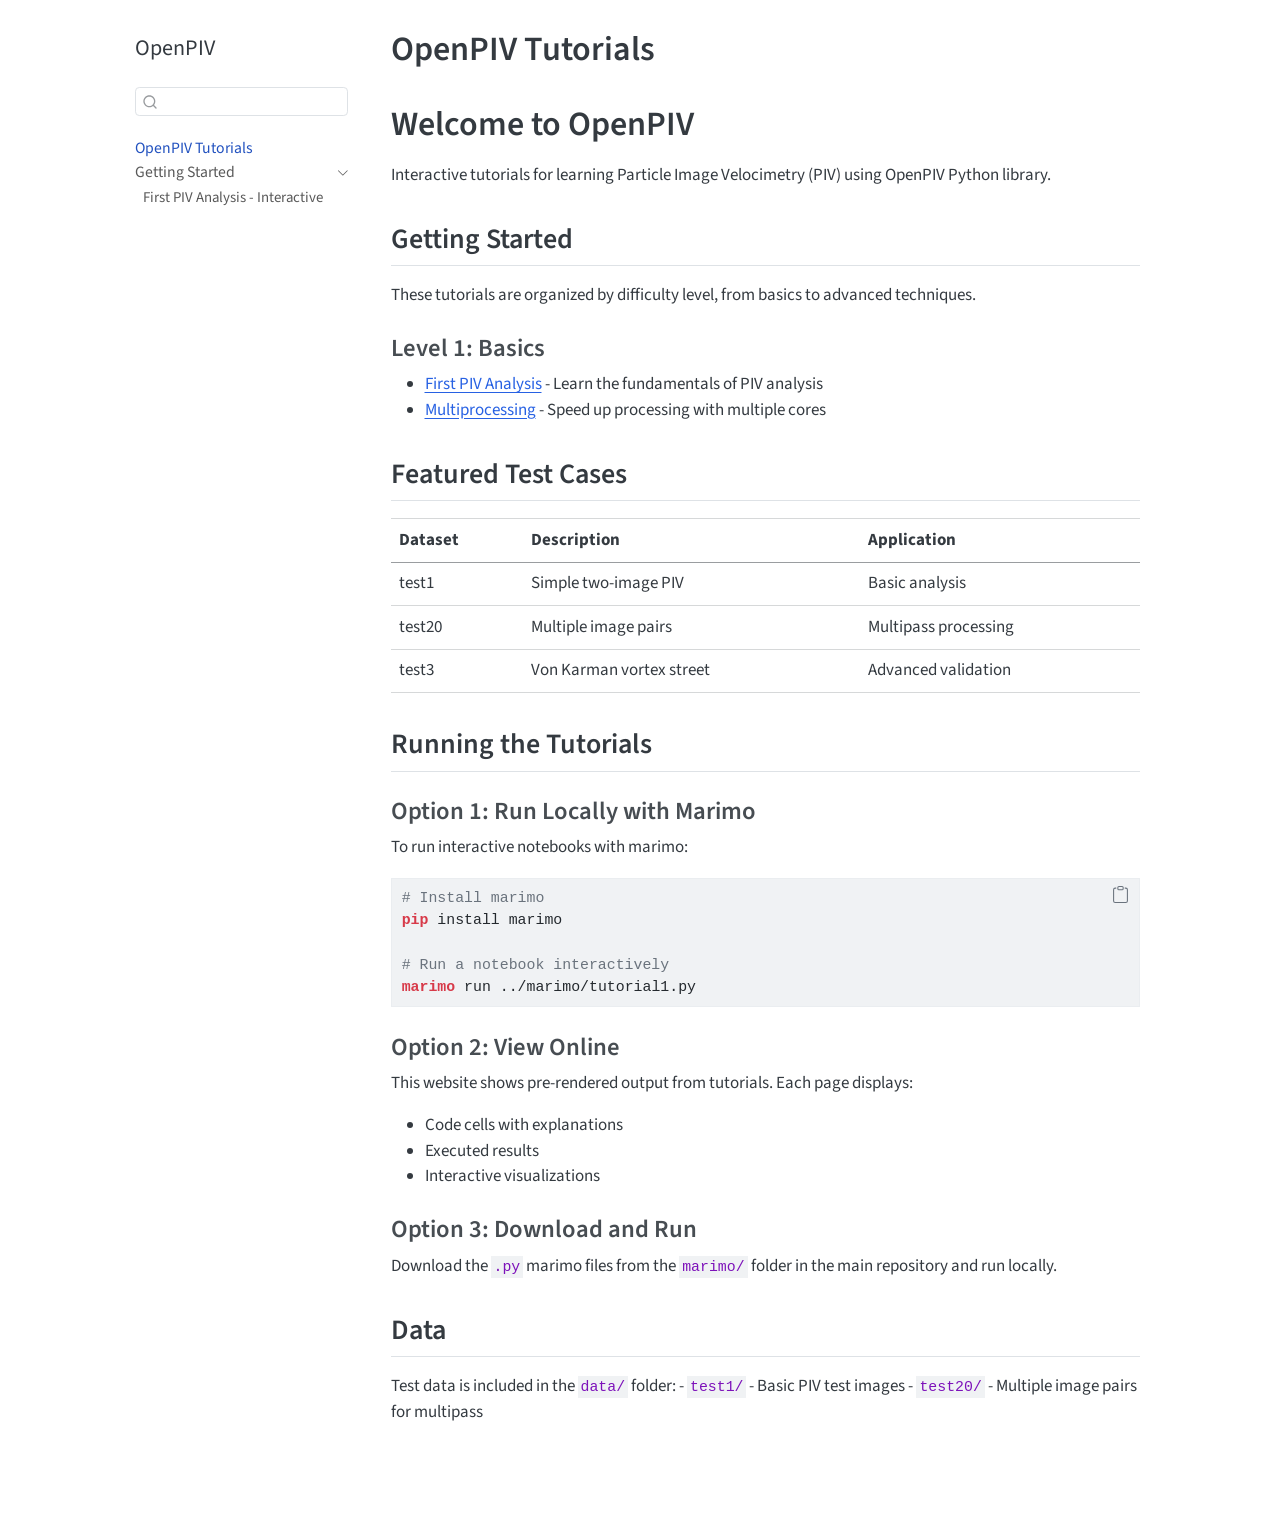
<file: index.html>
<!DOCTYPE html>
<html xmlns="http://www.w3.org/1999/xhtml" lang="en" xml:lang="en"><head>

<meta charset="utf-8">
<meta name="generator" content="quarto-1.9.37">

<meta name="viewport" content="width=device-width, initial-scale=1.0, user-scalable=yes">


<title>OpenPIV Tutorials</title>
<style>
/* Default styles provided by pandoc.
** See https://pandoc.org/MANUAL.html#variables-for-html for config info.
*/
code{white-space: pre-wrap;}
span.smallcaps{font-variant: small-caps;}
div.columns{display: flex; gap: min(4vw, 1.5em);}
div.column{flex: auto; overflow-x: auto;}
div.hanging-indent{margin-left: 1.5em; text-indent: -1.5em;}
ul.task-list{list-style: none;}
ul.task-list li input[type="checkbox"] {
  width: 0.8em;
  margin: 0 0.8em 0.2em -1em; /* quarto-specific, see https://github.com/quarto-dev/quarto-cli/issues/4556 */ 
  vertical-align: middle;
}
/* CSS for syntax highlighting */
html { -webkit-text-size-adjust: 100%; }
pre > code.sourceCode { white-space: pre; position: relative; }
pre > code.sourceCode > span { display: inline-block; line-height: 1.25; }
pre > code.sourceCode > span:empty { height: 1.2em; }
.sourceCode { overflow: visible; }
code.sourceCode > span { color: inherit; text-decoration: inherit; }
div.sourceCode { margin: 1em 0; }
pre.sourceCode { margin: 0; }
@media screen {
div.sourceCode { overflow: auto; }
}
@media print {
pre > code.sourceCode { white-space: pre-wrap; }
pre > code.sourceCode > span { text-indent: -5em; padding-left: 5em; }
}
pre.numberSource code
  { counter-reset: source-line 0; }
pre.numberSource code > span
  { position: relative; left: -4em; counter-increment: source-line; }
pre.numberSource code > span > a:first-child::before
  { content: counter(source-line);
    position: relative; left: -1em; text-align: right; vertical-align: baseline;
    border: none; display: inline-block;
    -webkit-touch-callout: none; -webkit-user-select: none;
    -khtml-user-select: none; -moz-user-select: none;
    -ms-user-select: none; user-select: none;
    padding: 0 4px; width: 4em;
  }
pre.numberSource { margin-left: 3em;  padding-left: 4px; }
div.sourceCode
  {   }
@media screen {
pre > code.sourceCode > span > a:first-child::before { text-decoration: underline; }
}
</style>


<script src="site_libs/quarto-nav/quarto-nav.js"></script>
<script src="site_libs/clipboard/clipboard.min.js"></script>
<script src="site_libs/quarto-search/autocomplete.umd.js"></script>
<script src="site_libs/quarto-search/fuse.min.js"></script>
<script src="site_libs/quarto-search/quarto-search.js"></script>
<meta name="quarto:offset" content="./">
<script src="site_libs/quarto-html/quarto.js" type="module"></script>
<script src="site_libs/quarto-html/tabsets/tabsets.js" type="module"></script>
<script src="site_libs/quarto-html/popper.min.js"></script>
<script src="site_libs/quarto-html/tippy.umd.min.js"></script>
<script src="site_libs/quarto-html/anchor.min.js"></script>
<link href="site_libs/quarto-html/tippy.css" rel="stylesheet">
<link href="site_libs/quarto-html/quarto-syntax-highlighting-acf12a64177840b8d86f2d4f01b2e9fb.css" rel="stylesheet" id="quarto-text-highlighting-styles">
<script src="site_libs/bootstrap/bootstrap.min.js"></script>
<link href="site_libs/bootstrap/bootstrap-icons.css" rel="stylesheet">
<link href="site_libs/bootstrap/bootstrap-3e110284a13d48d4adc39ad07851e26f.min.css" rel="stylesheet" append-hash="true" id="quarto-bootstrap" data-mode="light">
<script id="quarto-search-options" type="application/json">{
  "location": "sidebar",
  "copy-button": false,
  "collapse-after": 3,
  "panel-placement": "start",
  "type": "textbox",
  "limit": 50,
  "keyboard-shortcut": [
    "f",
    "/",
    "s"
  ],
  "show-item-context": false,
  "language": {
    "search-no-results-text": "No results",
    "search-matching-documents-text": "matching documents",
    "search-copy-link-title": "Copy link to search",
    "search-hide-matches-text": "Hide additional matches",
    "search-more-match-text": "more match in this document",
    "search-more-matches-text": "more matches in this document",
    "search-clear-button-title": "Clear",
    "search-text-placeholder": "",
    "search-detached-cancel-button-title": "Cancel",
    "search-submit-button-title": "Submit",
    "search-label": "Search"
  }
}</script>


</head>

<body class="nav-sidebar floating fullcontent quarto-light">

<div id="quarto-search-results"></div>
  <header id="quarto-header" class="headroom fixed-top">
  <nav class="quarto-secondary-nav">
    <div class="container-fluid d-flex">
      <button type="button" class="quarto-btn-toggle btn" data-bs-toggle="collapse" role="button" data-bs-target=".quarto-sidebar-collapse-item" aria-controls="quarto-sidebar" aria-expanded="false" aria-label="Toggle sidebar navigation" onclick="if (window.quartoToggleHeadroom) { window.quartoToggleHeadroom(); }">
        <i class="bi bi-layout-text-sidebar-reverse"></i>
      </button>
        <nav class="quarto-page-breadcrumbs" aria-label="breadcrumb"><ol class="breadcrumb"><li class="breadcrumb-item"><a href="./index.html">OpenPIV Tutorials</a></li></ol></nav>
        <a class="flex-grow-1" role="navigation" data-bs-toggle="collapse" data-bs-target=".quarto-sidebar-collapse-item" aria-controls="quarto-sidebar" aria-expanded="false" aria-label="Toggle sidebar navigation" onclick="if (window.quartoToggleHeadroom) { window.quartoToggleHeadroom(); }">      
        </a>
      <button type="button" class="btn quarto-search-button" aria-label="Search" onclick="window.quartoOpenSearch();">
        <i class="bi bi-search"></i>
      </button>
    </div>
  </nav>
</header>
<!-- content -->
<div id="quarto-content" class="quarto-container page-columns page-rows-contents page-layout-article">
<!-- sidebar -->
  <nav id="quarto-sidebar" class="sidebar collapse collapse-horizontal quarto-sidebar-collapse-item sidebar-navigation floating overflow-auto">
    <div class="pt-lg-2 mt-2 text-left sidebar-header">
    <div class="sidebar-title mb-0 py-0">
      <a href="./">OpenPIV</a> 
    </div>
      </div>
        <div class="mt-2 flex-shrink-0 align-items-center">
        <div class="sidebar-search">
        <div id="quarto-search" class="" title="Search"></div>
        </div>
        </div>
    <div class="sidebar-menu-container"> 
    <ul class="list-unstyled mt-1">
        <li class="sidebar-item">
  <div class="sidebar-item-container"> 
  <a href="./index.html" class="sidebar-item-text sidebar-link active">
 <span class="menu-text">OpenPIV Tutorials</span></a>
  </div>
</li>
        <li class="sidebar-item sidebar-item-section">
      <div class="sidebar-item-container"> 
            <a class="sidebar-item-text sidebar-link text-start" data-bs-toggle="collapse" data-bs-target="#quarto-sidebar-section-1" role="navigation" aria-expanded="true">
 <span class="menu-text">Getting Started</span></a>
          <a class="sidebar-item-toggle text-start" data-bs-toggle="collapse" data-bs-target="#quarto-sidebar-section-1" role="navigation" aria-expanded="true" aria-label="Toggle section">
            <i class="bi bi-chevron-right ms-2"></i>
          </a> 
      </div>
      <ul id="quarto-sidebar-section-1" class="collapse list-unstyled sidebar-section depth1 show">  
          <li class="sidebar-item">
  <div class="sidebar-item-container"> 
  <a href="./getting-started/01-first-piv-interactive.html" class="sidebar-item-text sidebar-link">
 <span class="menu-text">First PIV Analysis - Interactive</span></a>
  </div>
</li>
      </ul>
  </li>
    </ul>
    </div>
</nav>
<div id="quarto-sidebar-glass" class="quarto-sidebar-collapse-item" data-bs-toggle="collapse" data-bs-target=".quarto-sidebar-collapse-item"></div>
<!-- margin-sidebar -->
    
<!-- main -->
<main class="content" id="quarto-document-content">

<header id="title-block-header" class="quarto-title-block default">
<div class="quarto-title">
<h1 class="title">OpenPIV Tutorials</h1>
</div>



<div class="quarto-title-meta">

    
  
    
  </div>
  


</header>


<section id="welcome-to-openpiv" class="level1">
<h1>Welcome to OpenPIV</h1>
<p>Interactive tutorials for learning Particle Image Velocimetry (PIV) using OpenPIV Python library.</p>
<section id="getting-started" class="level2">
<h2 class="anchored" data-anchor-id="getting-started">Getting Started</h2>
<p>These tutorials are organized by difficulty level, from basics to advanced techniques.</p>
<section id="level-1-basics" class="level3">
<h3 class="anchored" data-anchor-id="level-1-basics">Level 1: Basics</h3>
<ul>
<li><a href="./getting-started/01-first-piv.html">First PIV Analysis</a> - Learn the fundamentals of PIV analysis</li>
<li><a href="./getting-started/02-multiproc.html">Multiprocessing</a> - Speed up processing with multiple cores</li>
</ul>
</section>
</section>
<section id="featured-test-cases" class="level2">
<h2 class="anchored" data-anchor-id="featured-test-cases">Featured Test Cases</h2>
<table class="caption-top table">
<thead>
<tr class="header">
<th>Dataset</th>
<th>Description</th>
<th>Application</th>
</tr>
</thead>
<tbody>
<tr class="odd">
<td>test1</td>
<td>Simple two-image PIV</td>
<td>Basic analysis</td>
</tr>
<tr class="even">
<td>test20</td>
<td>Multiple image pairs</td>
<td>Multipass processing</td>
</tr>
<tr class="odd">
<td>test3</td>
<td>Von Karman vortex street</td>
<td>Advanced validation</td>
</tr>
</tbody>
</table>
</section>
<section id="running-the-tutorials" class="level2">
<h2 class="anchored" data-anchor-id="running-the-tutorials">Running the Tutorials</h2>
<section id="option-1-run-locally-with-marimo" class="level3">
<h3 class="anchored" data-anchor-id="option-1-run-locally-with-marimo">Option 1: Run Locally with Marimo</h3>
<p>To run interactive notebooks with marimo:</p>
<div class="code-copy-outer-scaffold"><div class="sourceCode" id="cb1"><pre class="sourceCode bash code-with-copy"><code class="sourceCode bash"><span id="cb1-1"><a href="#cb1-1" aria-hidden="true" tabindex="-1"></a><span class="co"># Install marimo</span></span>
<span id="cb1-2"><a href="#cb1-2" aria-hidden="true" tabindex="-1"></a><span class="ex">pip</span> install marimo</span>
<span id="cb1-3"><a href="#cb1-3" aria-hidden="true" tabindex="-1"></a></span>
<span id="cb1-4"><a href="#cb1-4" aria-hidden="true" tabindex="-1"></a><span class="co"># Run a notebook interactively</span></span>
<span id="cb1-5"><a href="#cb1-5" aria-hidden="true" tabindex="-1"></a><span class="ex">marimo</span> run ../marimo/tutorial1.py</span></code></pre></div><button title="Copy to Clipboard" class="code-copy-button"><i class="bi"></i></button></div>
</section>
<section id="option-2-view-online" class="level3">
<h3 class="anchored" data-anchor-id="option-2-view-online">Option 2: View Online</h3>
<p>This website shows pre-rendered output from tutorials. Each page displays:</p>
<ul>
<li>Code cells with explanations</li>
<li>Executed results</li>
<li>Interactive visualizations</li>
</ul>
</section>
<section id="option-3-download-and-run" class="level3">
<h3 class="anchored" data-anchor-id="option-3-download-and-run">Option 3: Download and Run</h3>
<p>Download the <code>.py</code> marimo files from the <code>marimo/</code> folder in the main repository and run locally.</p>
</section>
</section>
<section id="data" class="level2">
<h2 class="anchored" data-anchor-id="data">Data</h2>
<p>Test data is included in the <code>data/</code> folder: - <code>test1/</code> - Basic PIV test images - <code>test20/</code> - Multiple image pairs for multipass</p>


</section>
</section>

</main> <!-- /main -->
<script id="quarto-html-after-body" type="application/javascript">
  window.document.addEventListener("DOMContentLoaded", function (event) {
    const icon = "";
    const anchorJS = new window.AnchorJS();
    anchorJS.options = {
      placement: 'right',
      icon: icon
    };
    anchorJS.add('.anchored');
    const isCodeAnnotation = (el) => {
      for (const clz of el.classList) {
        if (clz.startsWith('code-annotation-')) {                     
          return true;
        }
      }
      return false;
    }
    const onCopySuccess = function(e) {
      // button target
      const button = e.trigger;
      // don't keep focus
      button.blur();
      // flash "checked"
      button.classList.add('code-copy-button-checked');
      var currentTitle = button.getAttribute("title");
      button.setAttribute("title", "Copied!");
      let tooltip;
      if (window.bootstrap) {
        button.setAttribute("data-bs-toggle", "tooltip");
        button.setAttribute("data-bs-placement", "left");
        button.setAttribute("data-bs-title", "Copied!");
        tooltip = new bootstrap.Tooltip(button, 
          { trigger: "manual", 
            customClass: "code-copy-button-tooltip",
            offset: [0, -8]});
        tooltip.show();    
      }
      setTimeout(function() {
        if (tooltip) {
          tooltip.hide();
          button.removeAttribute("data-bs-title");
          button.removeAttribute("data-bs-toggle");
          button.removeAttribute("data-bs-placement");
        }
        button.setAttribute("title", currentTitle);
        button.classList.remove('code-copy-button-checked');
      }, 1000);
      // clear code selection
      e.clearSelection();
    }
    const getTextToCopy = function(trigger) {
      const outerScaffold = trigger.parentElement.cloneNode(true);
      const codeEl = outerScaffold.querySelector('code');
      for (const childEl of codeEl.children) {
        if (isCodeAnnotation(childEl)) {
          childEl.remove();
        }
      }
      return codeEl.innerText;
    }
    const clipboard = new window.ClipboardJS('.code-copy-button:not([data-in-quarto-modal])', {
      text: getTextToCopy
    });
    clipboard.on('success', onCopySuccess);
    if (window.document.getElementById('quarto-embedded-source-code-modal')) {
      const clipboardModal = new window.ClipboardJS('.code-copy-button[data-in-quarto-modal]', {
        text: getTextToCopy,
        container: window.document.getElementById('quarto-embedded-source-code-modal')
      });
      clipboardModal.on('success', onCopySuccess);
    }
      var localhostRegex = new RegExp(/^(?:http|https):\/\/localhost\:?[0-9]*\//);
      var mailtoRegex = new RegExp(/^mailto:/);
        var filterRegex = new RegExp('/' + window.location.host + '/');
      var isInternal = (href) => {
          return filterRegex.test(href) || localhostRegex.test(href) || mailtoRegex.test(href);
      }
      // Inspect non-navigation links and adorn them if external
     var links = window.document.querySelectorAll('a[href]:not(.nav-link):not(.navbar-brand):not(.toc-action):not(.sidebar-link):not(.sidebar-item-toggle):not(.pagination-link):not(.no-external):not([aria-hidden]):not(.dropdown-item):not(.quarto-navigation-tool):not(.about-link)');
      for (var i=0; i<links.length; i++) {
        const link = links[i];
        if (!isInternal(link.href)) {
          // undo the damage that might have been done by quarto-nav.js in the case of
          // links that we want to consider external
          if (link.dataset.originalHref !== undefined) {
            link.href = link.dataset.originalHref;
          }
        }
      }
    function tippyHover(el, contentFn, onTriggerFn, onUntriggerFn) {
      const config = {
        allowHTML: true,
        maxWidth: 500,
        delay: 100,
        arrow: false,
        appendTo: function(el) {
            return el.parentElement;
        },
        interactive: true,
        interactiveBorder: 10,
        theme: 'quarto',
        placement: 'bottom-start',
      };
      if (contentFn) {
        config.content = contentFn;
      }
      if (onTriggerFn) {
        config.onTrigger = onTriggerFn;
      }
      if (onUntriggerFn) {
        config.onUntrigger = onUntriggerFn;
      }
      window.tippy(el, config); 
    }
    const noterefs = window.document.querySelectorAll('a[role="doc-noteref"]');
    for (var i=0; i<noterefs.length; i++) {
      const ref = noterefs[i];
      tippyHover(ref, function() {
        // use id or data attribute instead here
        let href = ref.getAttribute('data-footnote-href') || ref.getAttribute('href');
        try { href = new URL(href).hash; } catch {}
        const id = href.replace(/^#\/?/, "");
        const note = window.document.getElementById(id);
        if (note) {
          return note.innerHTML;
        } else {
          return "";
        }
      });
    }
    const xrefs = window.document.querySelectorAll('a.quarto-xref');
    const processXRef = (id, note) => {
      // Strip column container classes
      const stripColumnClz = (el) => {
        el.classList.remove("page-full", "page-columns");
        if (el.children) {
          for (const child of el.children) {
            stripColumnClz(child);
          }
        }
      }
      stripColumnClz(note)
      if (id === null || id.startsWith('sec-')) {
        // Special case sections, only their first couple elements
        const container = document.createElement("div");
        if (note.children && note.children.length > 2) {
          container.appendChild(note.children[0].cloneNode(true));
          for (let i = 1; i < note.children.length; i++) {
            const child = note.children[i];
            if (child.tagName === "P" && child.innerText === "") {
              continue;
            } else {
              container.appendChild(child.cloneNode(true));
              break;
            }
          }
          if (window.Quarto?.typesetMath) {
            window.Quarto.typesetMath(container);
          }
          return container.innerHTML
        } else {
          if (window.Quarto?.typesetMath) {
            window.Quarto.typesetMath(note);
          }
          return note.innerHTML;
        }
      } else {
        // Remove any anchor links if they are present
        const anchorLink = note.querySelector('a.anchorjs-link');
        if (anchorLink) {
          anchorLink.remove();
        }
        if (window.Quarto?.typesetMath) {
          window.Quarto.typesetMath(note);
        }
        if (note.classList.contains("callout")) {
          return note.outerHTML;
        } else {
          return note.innerHTML;
        }
      }
    }
    for (var i=0; i<xrefs.length; i++) {
      const xref = xrefs[i];
      tippyHover(xref, undefined, function(instance) {
        instance.disable();
        let url = xref.getAttribute('href');
        let hash = undefined; 
        if (url.startsWith('#')) {
          hash = url;
        } else {
          try { hash = new URL(url).hash; } catch {}
        }
        if (hash) {
          const id = hash.replace(/^#\/?/, "");
          const note = window.document.getElementById(id);
          if (note !== null) {
            try {
              const html = processXRef(id, note.cloneNode(true));
              instance.setContent(html);
            } finally {
              instance.enable();
              instance.show();
            }
          } else {
            // See if we can fetch this
            fetch(url.split('#')[0])
            .then(res => res.text())
            .then(html => {
              const parser = new DOMParser();
              const htmlDoc = parser.parseFromString(html, "text/html");
              const note = htmlDoc.getElementById(id);
              if (note !== null) {
                const html = processXRef(id, note);
                instance.setContent(html);
              } 
            }).finally(() => {
              instance.enable();
              instance.show();
            });
          }
        } else {
          // See if we can fetch a full url (with no hash to target)
          // This is a special case and we should probably do some content thinning / targeting
          fetch(url)
          .then(res => res.text())
          .then(html => {
            const parser = new DOMParser();
            const htmlDoc = parser.parseFromString(html, "text/html");
            const note = htmlDoc.querySelector('main.content');
            if (note !== null) {
              // This should only happen for chapter cross references
              // (since there is no id in the URL)
              // remove the first header
              if (note.children.length > 0 && note.children[0].tagName === "HEADER") {
                note.children[0].remove();
              }
              const html = processXRef(null, note);
              instance.setContent(html);
            } 
          }).finally(() => {
            instance.enable();
            instance.show();
          });
        }
      }, function(instance) {
      });
    }
        let selectedAnnoteEl;
        const selectorForAnnotation = ( cell, annotation) => {
          let cellAttr = 'data-code-cell="' + cell + '"';
          let lineAttr = 'data-code-annotation="' +  annotation + '"';
          const selector = 'span[' + cellAttr + '][' + lineAttr + ']';
          return selector;
        }
        const selectCodeLines = (annoteEl) => {
          const doc = window.document;
          const targetCell = annoteEl.getAttribute("data-target-cell");
          const targetAnnotation = annoteEl.getAttribute("data-target-annotation");
          const annoteSpan = window.document.querySelector(selectorForAnnotation(targetCell, targetAnnotation));
          const lines = annoteSpan.getAttribute("data-code-lines").split(",");
          const lineIds = lines.map((line) => {
            return targetCell + "-" + line;
          })
          let top = null;
          let height = null;
          let parent = null;
          if (lineIds.length > 0) {
              //compute the position of the single el (top and bottom and make a div)
              const el = window.document.getElementById(lineIds[0]);
              top = el.offsetTop;
              height = el.offsetHeight;
              parent = el.parentElement.parentElement;
            if (lineIds.length > 1) {
              const lastEl = window.document.getElementById(lineIds[lineIds.length - 1]);
              const bottom = lastEl.offsetTop + lastEl.offsetHeight;
              height = bottom - top;
            }
            if (top !== null && height !== null && parent !== null) {
              // cook up a div (if necessary) and position it 
              let div = window.document.getElementById("code-annotation-line-highlight");
              if (div === null) {
                div = window.document.createElement("div");
                div.setAttribute("id", "code-annotation-line-highlight");
                div.style.position = 'absolute';
                parent.appendChild(div);
              }
              div.style.top = top - 2 + "px";
              div.style.height = height + 4 + "px";
              div.style.left = 0;
              let gutterDiv = window.document.getElementById("code-annotation-line-highlight-gutter");
              if (gutterDiv === null) {
                gutterDiv = window.document.createElement("div");
                gutterDiv.setAttribute("id", "code-annotation-line-highlight-gutter");
                gutterDiv.style.position = 'absolute';
                const codeCell = window.document.getElementById(targetCell);
                const gutter = codeCell.querySelector('.code-annotation-gutter');
                gutter.appendChild(gutterDiv);
              }
              gutterDiv.style.top = top - 2 + "px";
              gutterDiv.style.height = height + 4 + "px";
            }
            selectedAnnoteEl = annoteEl;
          }
        };
        const unselectCodeLines = () => {
          const elementsIds = ["code-annotation-line-highlight", "code-annotation-line-highlight-gutter"];
          elementsIds.forEach((elId) => {
            const div = window.document.getElementById(elId);
            if (div) {
              div.remove();
            }
          });
          selectedAnnoteEl = undefined;
        };
          // Handle positioning of the toggle
      window.addEventListener(
        "resize",
        throttle(() => {
          elRect = undefined;
          if (selectedAnnoteEl) {
            selectCodeLines(selectedAnnoteEl);
          }
        }, 10)
      );
      function throttle(fn, ms) {
      let throttle = false;
      let timer;
        return (...args) => {
          if(!throttle) { // first call gets through
              fn.apply(this, args);
              throttle = true;
          } else { // all the others get throttled
              if(timer) clearTimeout(timer); // cancel #2
              timer = setTimeout(() => {
                fn.apply(this, args);
                timer = throttle = false;
              }, ms);
          }
        };
      }
        // Attach click handler to the DT
        const annoteDls = window.document.querySelectorAll('dt[data-target-cell]');
        for (const annoteDlNode of annoteDls) {
          annoteDlNode.addEventListener('click', (event) => {
            const clickedEl = event.target;
            if (clickedEl !== selectedAnnoteEl) {
              unselectCodeLines();
              const activeEl = window.document.querySelector('dt[data-target-cell].code-annotation-active');
              if (activeEl) {
                activeEl.classList.remove('code-annotation-active');
              }
              selectCodeLines(clickedEl);
              clickedEl.classList.add('code-annotation-active');
            } else {
              // Unselect the line
              unselectCodeLines();
              clickedEl.classList.remove('code-annotation-active');
            }
          });
        }
    const findCites = (el) => {
      const parentEl = el.parentElement;
      if (parentEl) {
        const cites = parentEl.dataset.cites;
        if (cites) {
          return {
            el,
            cites: cites.split(' ')
          };
        } else {
          return findCites(el.parentElement)
        }
      } else {
        return undefined;
      }
    };
    var bibliorefs = window.document.querySelectorAll('a[role="doc-biblioref"]');
    for (var i=0; i<bibliorefs.length; i++) {
      const ref = bibliorefs[i];
      const citeInfo = findCites(ref);
      if (citeInfo) {
        tippyHover(citeInfo.el, function() {
          var popup = window.document.createElement('div');
          citeInfo.cites.forEach(function(cite) {
            var citeDiv = window.document.createElement('div');
            citeDiv.classList.add('hanging-indent');
            citeDiv.classList.add('csl-entry');
            var biblioDiv = window.document.getElementById('ref-' + cite);
            if (biblioDiv) {
              citeDiv.innerHTML = biblioDiv.innerHTML;
            }
            popup.appendChild(citeDiv);
          });
          return popup.innerHTML;
        });
      }
    }
  });
  </script>
</div> <!-- /content -->




</body></html>
</file>
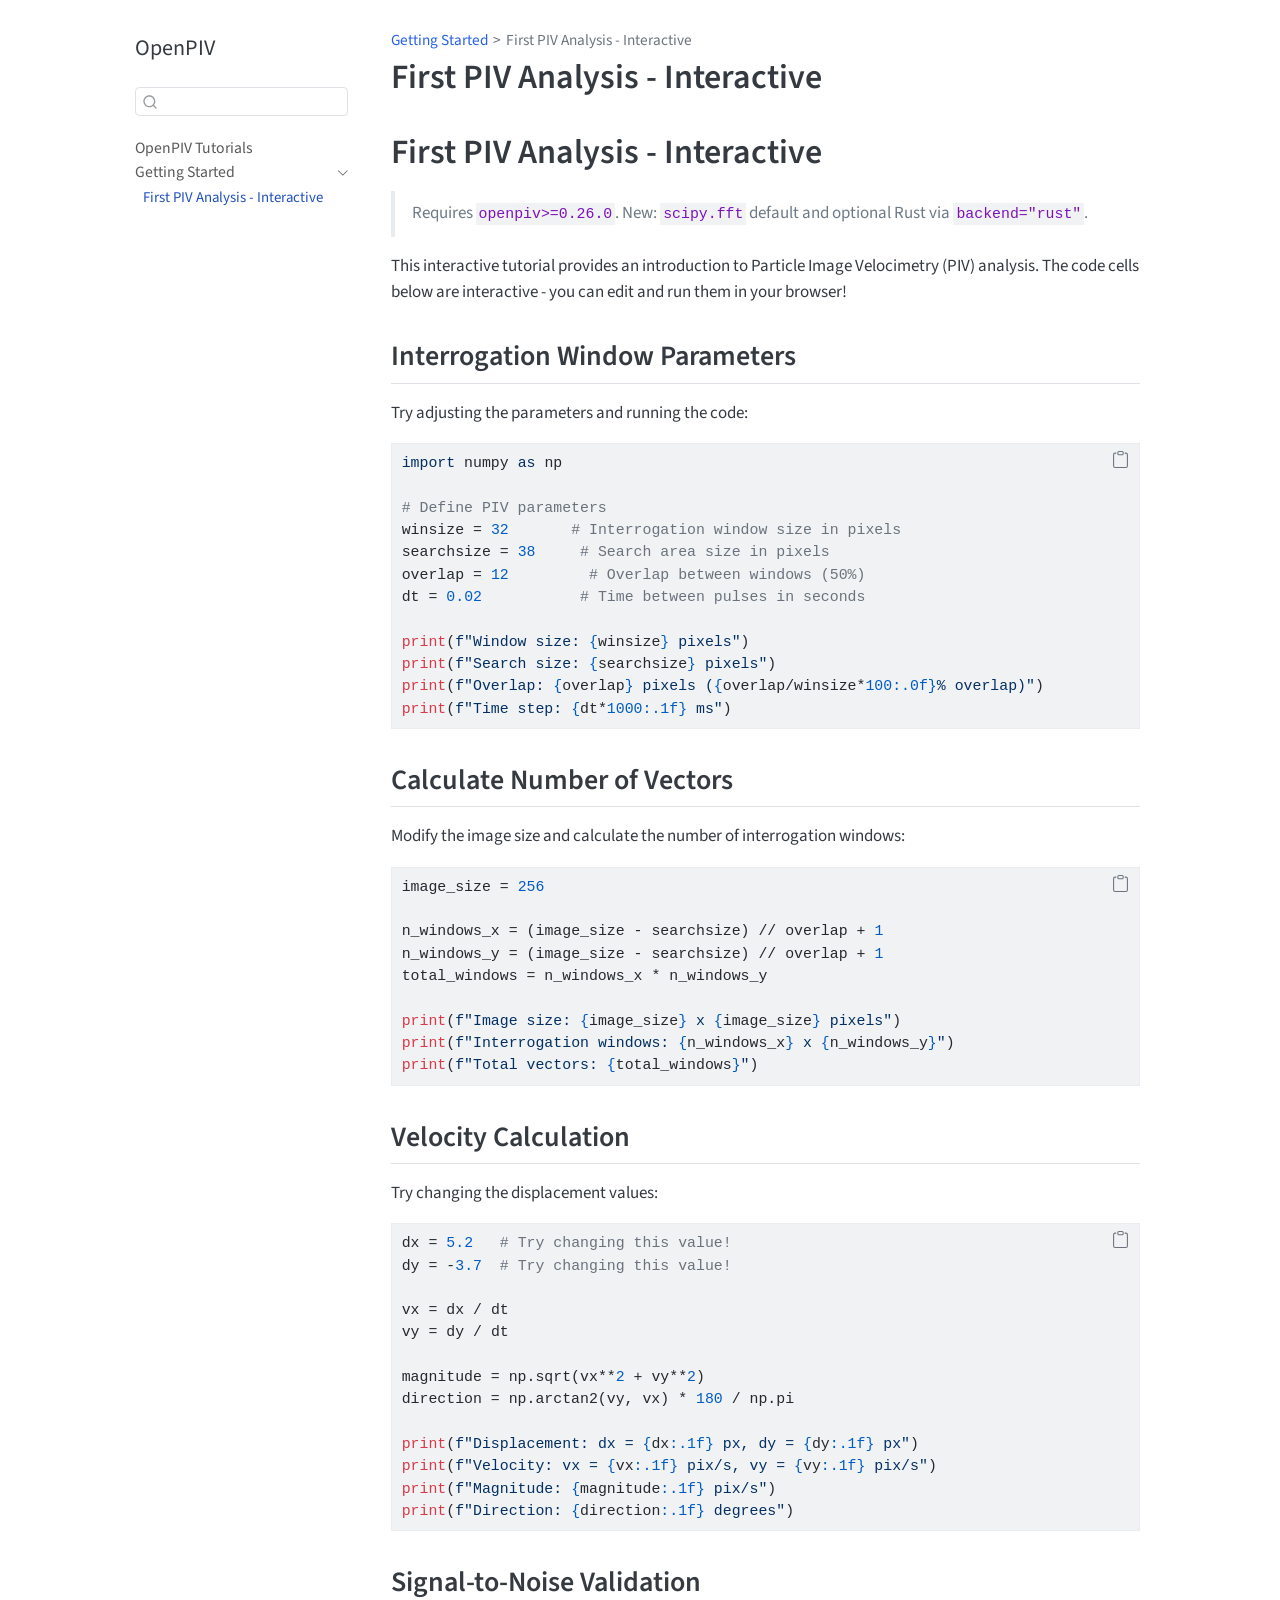
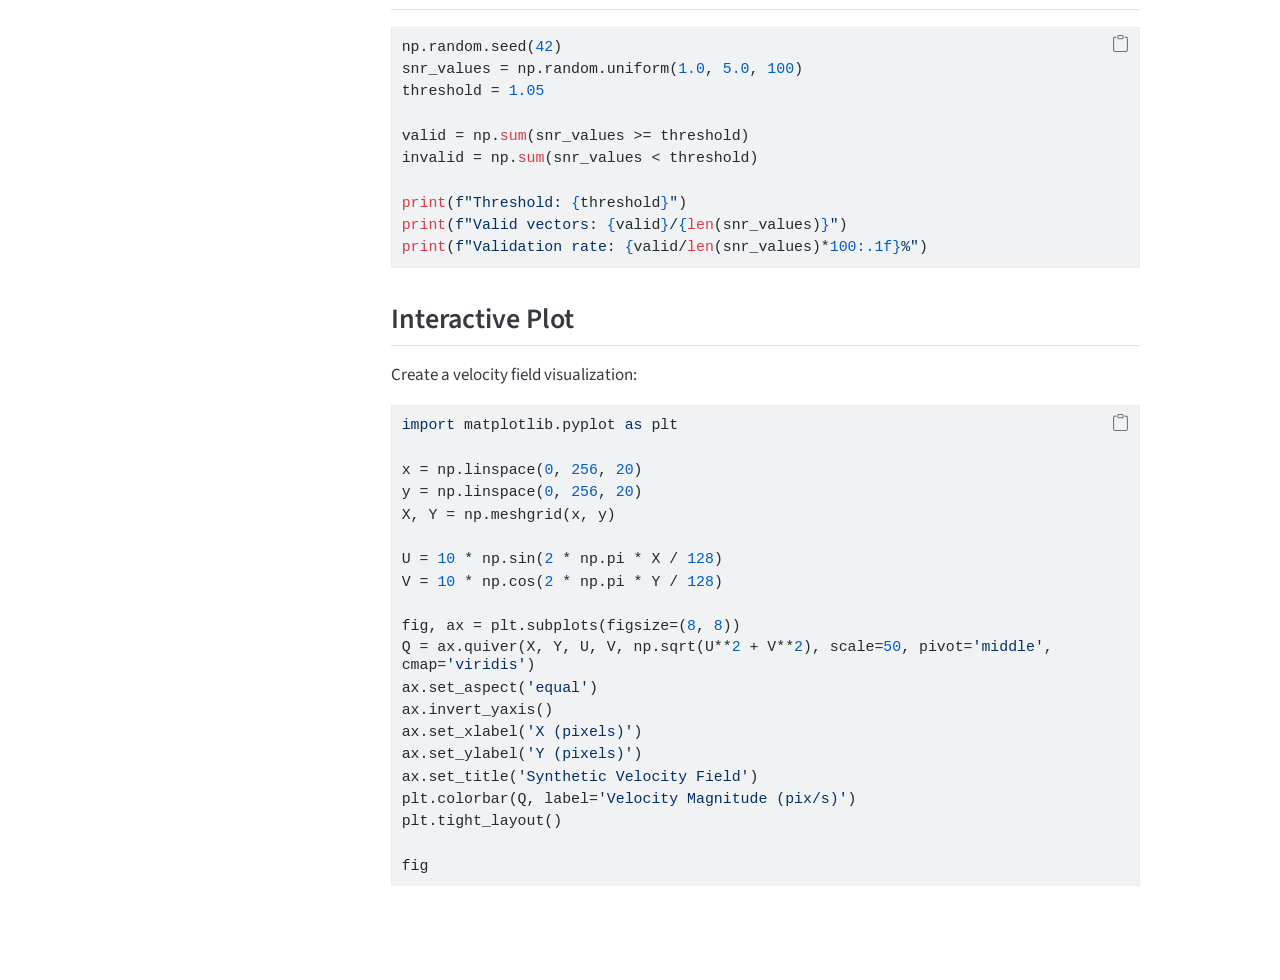
<file: getting-started/01-first-piv-interactive.html>
<!DOCTYPE html>
<html xmlns="http://www.w3.org/1999/xhtml" lang="en" xml:lang="en"><head>

<meta charset="utf-8">
<meta name="generator" content="quarto-1.9.37">

<meta name="viewport" content="width=device-width, initial-scale=1.0, user-scalable=yes">


<title>First PIV Analysis - Interactive – OpenPIV Tutorials</title>
<style>
/* Default styles provided by pandoc.
** See https://pandoc.org/MANUAL.html#variables-for-html for config info.
*/
code{white-space: pre-wrap;}
span.smallcaps{font-variant: small-caps;}
div.columns{display: flex; gap: min(4vw, 1.5em);}
div.column{flex: auto; overflow-x: auto;}
div.hanging-indent{margin-left: 1.5em; text-indent: -1.5em;}
ul.task-list{list-style: none;}
ul.task-list li input[type="checkbox"] {
  width: 0.8em;
  margin: 0 0.8em 0.2em -1em; /* quarto-specific, see https://github.com/quarto-dev/quarto-cli/issues/4556 */ 
  vertical-align: middle;
}
/* CSS for syntax highlighting */
html { -webkit-text-size-adjust: 100%; }
pre > code.sourceCode { white-space: pre; position: relative; }
pre > code.sourceCode > span { display: inline-block; line-height: 1.25; }
pre > code.sourceCode > span:empty { height: 1.2em; }
.sourceCode { overflow: visible; }
code.sourceCode > span { color: inherit; text-decoration: inherit; }
div.sourceCode { margin: 1em 0; }
pre.sourceCode { margin: 0; }
@media screen {
div.sourceCode { overflow: auto; }
}
@media print {
pre > code.sourceCode { white-space: pre-wrap; }
pre > code.sourceCode > span { text-indent: -5em; padding-left: 5em; }
}
pre.numberSource code
  { counter-reset: source-line 0; }
pre.numberSource code > span
  { position: relative; left: -4em; counter-increment: source-line; }
pre.numberSource code > span > a:first-child::before
  { content: counter(source-line);
    position: relative; left: -1em; text-align: right; vertical-align: baseline;
    border: none; display: inline-block;
    -webkit-touch-callout: none; -webkit-user-select: none;
    -khtml-user-select: none; -moz-user-select: none;
    -ms-user-select: none; user-select: none;
    padding: 0 4px; width: 4em;
  }
pre.numberSource { margin-left: 3em;  padding-left: 4px; }
div.sourceCode
  {   }
@media screen {
pre > code.sourceCode > span > a:first-child::before { text-decoration: underline; }
}
</style>


<script src="../site_libs/quarto-nav/quarto-nav.js"></script>
<script src="../site_libs/clipboard/clipboard.min.js"></script>
<script src="../site_libs/quarto-search/autocomplete.umd.js"></script>
<script src="../site_libs/quarto-search/fuse.min.js"></script>
<script src="../site_libs/quarto-search/quarto-search.js"></script>
<meta name="quarto:offset" content="../">
<script src="../site_libs/quarto-html/quarto.js" type="module"></script>
<script src="../site_libs/quarto-html/tabsets/tabsets.js" type="module"></script>
<script src="../site_libs/quarto-html/popper.min.js"></script>
<script src="../site_libs/quarto-html/tippy.umd.min.js"></script>
<script src="../site_libs/quarto-html/anchor.min.js"></script>
<link href="../site_libs/quarto-html/tippy.css" rel="stylesheet">
<link href="../site_libs/quarto-html/quarto-syntax-highlighting-acf12a64177840b8d86f2d4f01b2e9fb.css" rel="stylesheet" id="quarto-text-highlighting-styles">
<script src="../site_libs/bootstrap/bootstrap.min.js"></script>
<link href="../site_libs/bootstrap/bootstrap-icons.css" rel="stylesheet">
<link href="../site_libs/bootstrap/bootstrap-3e110284a13d48d4adc39ad07851e26f.min.css" rel="stylesheet" append-hash="true" id="quarto-bootstrap" data-mode="light">
<script id="quarto-search-options" type="application/json">{
  "location": "sidebar",
  "copy-button": false,
  "collapse-after": 3,
  "panel-placement": "start",
  "type": "textbox",
  "limit": 50,
  "keyboard-shortcut": [
    "f",
    "/",
    "s"
  ],
  "show-item-context": false,
  "language": {
    "search-no-results-text": "No results",
    "search-matching-documents-text": "matching documents",
    "search-copy-link-title": "Copy link to search",
    "search-hide-matches-text": "Hide additional matches",
    "search-more-match-text": "more match in this document",
    "search-more-matches-text": "more matches in this document",
    "search-clear-button-title": "Clear",
    "search-text-placeholder": "",
    "search-detached-cancel-button-title": "Cancel",
    "search-submit-button-title": "Submit",
    "search-label": "Search"
  }
}</script>


</head>

<body class="nav-sidebar floating fullcontent quarto-light">

<div id="quarto-search-results"></div>
  <header id="quarto-header" class="headroom fixed-top">
  <nav class="quarto-secondary-nav">
    <div class="container-fluid d-flex">
      <button type="button" class="quarto-btn-toggle btn" data-bs-toggle="collapse" role="button" data-bs-target=".quarto-sidebar-collapse-item" aria-controls="quarto-sidebar" aria-expanded="false" aria-label="Toggle sidebar navigation" onclick="if (window.quartoToggleHeadroom) { window.quartoToggleHeadroom(); }">
        <i class="bi bi-layout-text-sidebar-reverse"></i>
      </button>
        <nav class="quarto-page-breadcrumbs" aria-label="breadcrumb"><ol class="breadcrumb"><li class="breadcrumb-item"><a href="../getting-started/01-first-piv-interactive.html">Getting Started</a></li><li class="breadcrumb-item"><a href="../getting-started/01-first-piv-interactive.html">First PIV Analysis - Interactive</a></li></ol></nav>
        <a class="flex-grow-1" role="navigation" data-bs-toggle="collapse" data-bs-target=".quarto-sidebar-collapse-item" aria-controls="quarto-sidebar" aria-expanded="false" aria-label="Toggle sidebar navigation" onclick="if (window.quartoToggleHeadroom) { window.quartoToggleHeadroom(); }">      
        </a>
      <button type="button" class="btn quarto-search-button" aria-label="Search" onclick="window.quartoOpenSearch();">
        <i class="bi bi-search"></i>
      </button>
    </div>
  </nav>
</header>
<!-- content -->
<div id="quarto-content" class="quarto-container page-columns page-rows-contents page-layout-article">
<!-- sidebar -->
  <nav id="quarto-sidebar" class="sidebar collapse collapse-horizontal quarto-sidebar-collapse-item sidebar-navigation floating overflow-auto">
    <div class="pt-lg-2 mt-2 text-left sidebar-header">
    <div class="sidebar-title mb-0 py-0">
      <a href="../">OpenPIV</a> 
    </div>
      </div>
        <div class="mt-2 flex-shrink-0 align-items-center">
        <div class="sidebar-search">
        <div id="quarto-search" class="" title="Search"></div>
        </div>
        </div>
    <div class="sidebar-menu-container"> 
    <ul class="list-unstyled mt-1">
        <li class="sidebar-item">
  <div class="sidebar-item-container"> 
  <a href="../index.html" class="sidebar-item-text sidebar-link">
 <span class="menu-text">OpenPIV Tutorials</span></a>
  </div>
</li>
        <li class="sidebar-item sidebar-item-section">
      <div class="sidebar-item-container"> 
            <a class="sidebar-item-text sidebar-link text-start" data-bs-toggle="collapse" data-bs-target="#quarto-sidebar-section-1" role="navigation" aria-expanded="true">
 <span class="menu-text">Getting Started</span></a>
          <a class="sidebar-item-toggle text-start" data-bs-toggle="collapse" data-bs-target="#quarto-sidebar-section-1" role="navigation" aria-expanded="true" aria-label="Toggle section">
            <i class="bi bi-chevron-right ms-2"></i>
          </a> 
      </div>
      <ul id="quarto-sidebar-section-1" class="collapse list-unstyled sidebar-section depth1 show">  
          <li class="sidebar-item">
  <div class="sidebar-item-container"> 
  <a href="../getting-started/01-first-piv-interactive.html" class="sidebar-item-text sidebar-link active">
 <span class="menu-text">First PIV Analysis - Interactive</span></a>
  </div>
</li>
      </ul>
  </li>
    </ul>
    </div>
</nav>
<div id="quarto-sidebar-glass" class="quarto-sidebar-collapse-item" data-bs-toggle="collapse" data-bs-target=".quarto-sidebar-collapse-item"></div>
<!-- margin-sidebar -->
    
<!-- main -->
<main class="content" id="quarto-document-content">

<header id="title-block-header" class="quarto-title-block default"><nav class="quarto-page-breadcrumbs quarto-title-breadcrumbs d-none d-lg-block" aria-label="breadcrumb"><ol class="breadcrumb"><li class="breadcrumb-item"><a href="../getting-started/01-first-piv-interactive.html">Getting Started</a></li><li class="breadcrumb-item"><a href="../getting-started/01-first-piv-interactive.html">First PIV Analysis - Interactive</a></li></ol></nav>
<div class="quarto-title">
<h1 class="title">First PIV Analysis - Interactive</h1>
</div>



<div class="quarto-title-meta">

    
  
    
  </div>
  


</header>


<section id="first-piv-analysis---interactive" class="level1">
<h1>First PIV Analysis - Interactive</h1>
<blockquote class="blockquote">
<p>Requires <code>openpiv&gt;=0.26.0</code>. New: <code>scipy.fft</code> default and optional Rust via <code>backend="rust"</code>.</p>
</blockquote>
<p>This interactive tutorial provides an introduction to Particle Image Velocimetry (PIV) analysis. The code cells below are interactive - you can edit and run them in your browser!</p>
<section id="interrogation-window-parameters" class="level2">
<h2 class="anchored" data-anchor-id="interrogation-window-parameters">Interrogation Window Parameters</h2>
<p>Try adjusting the parameters and running the code:</p>
<div id="4bf4cb54" class="cell" data-editor="true">
<div class="code-copy-outer-scaffold"><div class="sourceCode cell-code" id="cb1"><pre class="sourceCode python code-with-copy"><code class="sourceCode python"><span id="cb1-1"><a href="#cb1-1" aria-hidden="true" tabindex="-1"></a><span class="im">import</span> numpy <span class="im">as</span> np</span>
<span id="cb1-2"><a href="#cb1-2" aria-hidden="true" tabindex="-1"></a></span>
<span id="cb1-3"><a href="#cb1-3" aria-hidden="true" tabindex="-1"></a><span class="co"># Define PIV parameters</span></span>
<span id="cb1-4"><a href="#cb1-4" aria-hidden="true" tabindex="-1"></a>winsize <span class="op">=</span> <span class="dv">32</span>       <span class="co"># Interrogation window size in pixels</span></span>
<span id="cb1-5"><a href="#cb1-5" aria-hidden="true" tabindex="-1"></a>searchsize <span class="op">=</span> <span class="dv">38</span>     <span class="co"># Search area size in pixels  </span></span>
<span id="cb1-6"><a href="#cb1-6" aria-hidden="true" tabindex="-1"></a>overlap <span class="op">=</span> <span class="dv">12</span>         <span class="co"># Overlap between windows (50%)</span></span>
<span id="cb1-7"><a href="#cb1-7" aria-hidden="true" tabindex="-1"></a>dt <span class="op">=</span> <span class="fl">0.02</span>           <span class="co"># Time between pulses in seconds</span></span>
<span id="cb1-8"><a href="#cb1-8" aria-hidden="true" tabindex="-1"></a></span>
<span id="cb1-9"><a href="#cb1-9" aria-hidden="true" tabindex="-1"></a><span class="bu">print</span>(<span class="ss">f"Window size: </span><span class="sc">{</span>winsize<span class="sc">}</span><span class="ss"> pixels"</span>)</span>
<span id="cb1-10"><a href="#cb1-10" aria-hidden="true" tabindex="-1"></a><span class="bu">print</span>(<span class="ss">f"Search size: </span><span class="sc">{</span>searchsize<span class="sc">}</span><span class="ss"> pixels"</span>)</span>
<span id="cb1-11"><a href="#cb1-11" aria-hidden="true" tabindex="-1"></a><span class="bu">print</span>(<span class="ss">f"Overlap: </span><span class="sc">{</span>overlap<span class="sc">}</span><span class="ss"> pixels (</span><span class="sc">{</span>overlap<span class="op">/</span>winsize<span class="op">*</span><span class="dv">100</span><span class="sc">:.0f}</span><span class="ss">% overlap)"</span>)</span>
<span id="cb1-12"><a href="#cb1-12" aria-hidden="true" tabindex="-1"></a><span class="bu">print</span>(<span class="ss">f"Time step: </span><span class="sc">{</span>dt<span class="op">*</span><span class="dv">1000</span><span class="sc">:.1f}</span><span class="ss"> ms"</span>)</span></code></pre></div><button title="Copy to Clipboard" class="code-copy-button"><i class="bi"></i></button></div>
</div>
</section>
<section id="calculate-number-of-vectors" class="level2">
<h2 class="anchored" data-anchor-id="calculate-number-of-vectors">Calculate Number of Vectors</h2>
<p>Modify the image size and calculate the number of interrogation windows:</p>
<div id="cb85d8b4" class="cell" data-editor="true">
<div class="code-copy-outer-scaffold"><div class="sourceCode cell-code" id="cb2"><pre class="sourceCode python code-with-copy"><code class="sourceCode python"><span id="cb2-1"><a href="#cb2-1" aria-hidden="true" tabindex="-1"></a>image_size <span class="op">=</span> <span class="dv">256</span></span>
<span id="cb2-2"><a href="#cb2-2" aria-hidden="true" tabindex="-1"></a></span>
<span id="cb2-3"><a href="#cb2-3" aria-hidden="true" tabindex="-1"></a>n_windows_x <span class="op">=</span> (image_size <span class="op">-</span> searchsize) <span class="op">//</span> overlap <span class="op">+</span> <span class="dv">1</span></span>
<span id="cb2-4"><a href="#cb2-4" aria-hidden="true" tabindex="-1"></a>n_windows_y <span class="op">=</span> (image_size <span class="op">-</span> searchsize) <span class="op">//</span> overlap <span class="op">+</span> <span class="dv">1</span></span>
<span id="cb2-5"><a href="#cb2-5" aria-hidden="true" tabindex="-1"></a>total_windows <span class="op">=</span> n_windows_x <span class="op">*</span> n_windows_y</span>
<span id="cb2-6"><a href="#cb2-6" aria-hidden="true" tabindex="-1"></a></span>
<span id="cb2-7"><a href="#cb2-7" aria-hidden="true" tabindex="-1"></a><span class="bu">print</span>(<span class="ss">f"Image size: </span><span class="sc">{</span>image_size<span class="sc">}</span><span class="ss"> x </span><span class="sc">{</span>image_size<span class="sc">}</span><span class="ss"> pixels"</span>)</span>
<span id="cb2-8"><a href="#cb2-8" aria-hidden="true" tabindex="-1"></a><span class="bu">print</span>(<span class="ss">f"Interrogation windows: </span><span class="sc">{</span>n_windows_x<span class="sc">}</span><span class="ss"> x </span><span class="sc">{</span>n_windows_y<span class="sc">}</span><span class="ss">"</span>)</span>
<span id="cb2-9"><a href="#cb2-9" aria-hidden="true" tabindex="-1"></a><span class="bu">print</span>(<span class="ss">f"Total vectors: </span><span class="sc">{</span>total_windows<span class="sc">}</span><span class="ss">"</span>)</span></code></pre></div><button title="Copy to Clipboard" class="code-copy-button"><i class="bi"></i></button></div>
</div>
</section>
<section id="velocity-calculation" class="level2">
<h2 class="anchored" data-anchor-id="velocity-calculation">Velocity Calculation</h2>
<p>Try changing the displacement values:</p>
<div id="df42938d" class="cell" data-editor="true">
<div class="code-copy-outer-scaffold"><div class="sourceCode cell-code" id="cb3"><pre class="sourceCode python code-with-copy"><code class="sourceCode python"><span id="cb3-1"><a href="#cb3-1" aria-hidden="true" tabindex="-1"></a>dx <span class="op">=</span> <span class="fl">5.2</span>   <span class="co"># Try changing this value!</span></span>
<span id="cb3-2"><a href="#cb3-2" aria-hidden="true" tabindex="-1"></a>dy <span class="op">=</span> <span class="op">-</span><span class="fl">3.7</span>  <span class="co"># Try changing this value!</span></span>
<span id="cb3-3"><a href="#cb3-3" aria-hidden="true" tabindex="-1"></a></span>
<span id="cb3-4"><a href="#cb3-4" aria-hidden="true" tabindex="-1"></a>vx <span class="op">=</span> dx <span class="op">/</span> dt</span>
<span id="cb3-5"><a href="#cb3-5" aria-hidden="true" tabindex="-1"></a>vy <span class="op">=</span> dy <span class="op">/</span> dt</span>
<span id="cb3-6"><a href="#cb3-6" aria-hidden="true" tabindex="-1"></a></span>
<span id="cb3-7"><a href="#cb3-7" aria-hidden="true" tabindex="-1"></a>magnitude <span class="op">=</span> np.sqrt(vx<span class="op">**</span><span class="dv">2</span> <span class="op">+</span> vy<span class="op">**</span><span class="dv">2</span>)</span>
<span id="cb3-8"><a href="#cb3-8" aria-hidden="true" tabindex="-1"></a>direction <span class="op">=</span> np.arctan2(vy, vx) <span class="op">*</span> <span class="dv">180</span> <span class="op">/</span> np.pi</span>
<span id="cb3-9"><a href="#cb3-9" aria-hidden="true" tabindex="-1"></a></span>
<span id="cb3-10"><a href="#cb3-10" aria-hidden="true" tabindex="-1"></a><span class="bu">print</span>(<span class="ss">f"Displacement: dx = </span><span class="sc">{</span>dx<span class="sc">:.1f}</span><span class="ss"> px, dy = </span><span class="sc">{</span>dy<span class="sc">:.1f}</span><span class="ss"> px"</span>)</span>
<span id="cb3-11"><a href="#cb3-11" aria-hidden="true" tabindex="-1"></a><span class="bu">print</span>(<span class="ss">f"Velocity: vx = </span><span class="sc">{</span>vx<span class="sc">:.1f}</span><span class="ss"> pix/s, vy = </span><span class="sc">{</span>vy<span class="sc">:.1f}</span><span class="ss"> pix/s"</span>)</span>
<span id="cb3-12"><a href="#cb3-12" aria-hidden="true" tabindex="-1"></a><span class="bu">print</span>(<span class="ss">f"Magnitude: </span><span class="sc">{</span>magnitude<span class="sc">:.1f}</span><span class="ss"> pix/s"</span>)</span>
<span id="cb3-13"><a href="#cb3-13" aria-hidden="true" tabindex="-1"></a><span class="bu">print</span>(<span class="ss">f"Direction: </span><span class="sc">{</span>direction<span class="sc">:.1f}</span><span class="ss"> degrees"</span>)</span></code></pre></div><button title="Copy to Clipboard" class="code-copy-button"><i class="bi"></i></button></div>
</div>
</section>
<section id="signal-to-noise-validation" class="level2">
<h2 class="anchored" data-anchor-id="signal-to-noise-validation">Signal-to-Noise Validation</h2>
<div id="33e02cd6" class="cell" data-editor="true">
<div class="code-copy-outer-scaffold"><div class="sourceCode cell-code" id="cb4"><pre class="sourceCode python code-with-copy"><code class="sourceCode python"><span id="cb4-1"><a href="#cb4-1" aria-hidden="true" tabindex="-1"></a>np.random.seed(<span class="dv">42</span>)</span>
<span id="cb4-2"><a href="#cb4-2" aria-hidden="true" tabindex="-1"></a>snr_values <span class="op">=</span> np.random.uniform(<span class="fl">1.0</span>, <span class="fl">5.0</span>, <span class="dv">100</span>)</span>
<span id="cb4-3"><a href="#cb4-3" aria-hidden="true" tabindex="-1"></a>threshold <span class="op">=</span> <span class="fl">1.05</span></span>
<span id="cb4-4"><a href="#cb4-4" aria-hidden="true" tabindex="-1"></a></span>
<span id="cb4-5"><a href="#cb4-5" aria-hidden="true" tabindex="-1"></a>valid <span class="op">=</span> np.<span class="bu">sum</span>(snr_values <span class="op">&gt;=</span> threshold)</span>
<span id="cb4-6"><a href="#cb4-6" aria-hidden="true" tabindex="-1"></a>invalid <span class="op">=</span> np.<span class="bu">sum</span>(snr_values <span class="op">&lt;</span> threshold)</span>
<span id="cb4-7"><a href="#cb4-7" aria-hidden="true" tabindex="-1"></a></span>
<span id="cb4-8"><a href="#cb4-8" aria-hidden="true" tabindex="-1"></a><span class="bu">print</span>(<span class="ss">f"Threshold: </span><span class="sc">{</span>threshold<span class="sc">}</span><span class="ss">"</span>)</span>
<span id="cb4-9"><a href="#cb4-9" aria-hidden="true" tabindex="-1"></a><span class="bu">print</span>(<span class="ss">f"Valid vectors: </span><span class="sc">{</span>valid<span class="sc">}</span><span class="ss">/</span><span class="sc">{</span><span class="bu">len</span>(snr_values)<span class="sc">}</span><span class="ss">"</span>)</span>
<span id="cb4-10"><a href="#cb4-10" aria-hidden="true" tabindex="-1"></a><span class="bu">print</span>(<span class="ss">f"Validation rate: </span><span class="sc">{</span>valid<span class="op">/</span><span class="bu">len</span>(snr_values)<span class="op">*</span><span class="dv">100</span><span class="sc">:.1f}</span><span class="ss">%"</span>)</span></code></pre></div><button title="Copy to Clipboard" class="code-copy-button"><i class="bi"></i></button></div>
</div>
</section>
<section id="interactive-plot" class="level2">
<h2 class="anchored" data-anchor-id="interactive-plot">Interactive Plot</h2>
<p>Create a velocity field visualization:</p>
<div id="58f6d0c7" class="cell" data-editor="true">
<div class="code-copy-outer-scaffold"><div class="sourceCode cell-code" id="cb5"><pre class="sourceCode python code-with-copy"><code class="sourceCode python"><span id="cb5-1"><a href="#cb5-1" aria-hidden="true" tabindex="-1"></a><span class="im">import</span> matplotlib.pyplot <span class="im">as</span> plt</span>
<span id="cb5-2"><a href="#cb5-2" aria-hidden="true" tabindex="-1"></a></span>
<span id="cb5-3"><a href="#cb5-3" aria-hidden="true" tabindex="-1"></a>x <span class="op">=</span> np.linspace(<span class="dv">0</span>, <span class="dv">256</span>, <span class="dv">20</span>)</span>
<span id="cb5-4"><a href="#cb5-4" aria-hidden="true" tabindex="-1"></a>y <span class="op">=</span> np.linspace(<span class="dv">0</span>, <span class="dv">256</span>, <span class="dv">20</span>)</span>
<span id="cb5-5"><a href="#cb5-5" aria-hidden="true" tabindex="-1"></a>X, Y <span class="op">=</span> np.meshgrid(x, y)</span>
<span id="cb5-6"><a href="#cb5-6" aria-hidden="true" tabindex="-1"></a></span>
<span id="cb5-7"><a href="#cb5-7" aria-hidden="true" tabindex="-1"></a>U <span class="op">=</span> <span class="dv">10</span> <span class="op">*</span> np.sin(<span class="dv">2</span> <span class="op">*</span> np.pi <span class="op">*</span> X <span class="op">/</span> <span class="dv">128</span>)</span>
<span id="cb5-8"><a href="#cb5-8" aria-hidden="true" tabindex="-1"></a>V <span class="op">=</span> <span class="dv">10</span> <span class="op">*</span> np.cos(<span class="dv">2</span> <span class="op">*</span> np.pi <span class="op">*</span> Y <span class="op">/</span> <span class="dv">128</span>)</span>
<span id="cb5-9"><a href="#cb5-9" aria-hidden="true" tabindex="-1"></a></span>
<span id="cb5-10"><a href="#cb5-10" aria-hidden="true" tabindex="-1"></a>fig, ax <span class="op">=</span> plt.subplots(figsize<span class="op">=</span>(<span class="dv">8</span>, <span class="dv">8</span>))</span>
<span id="cb5-11"><a href="#cb5-11" aria-hidden="true" tabindex="-1"></a>Q <span class="op">=</span> ax.quiver(X, Y, U, V, np.sqrt(U<span class="op">**</span><span class="dv">2</span> <span class="op">+</span> V<span class="op">**</span><span class="dv">2</span>), scale<span class="op">=</span><span class="dv">50</span>, pivot<span class="op">=</span><span class="st">'middle'</span>, cmap<span class="op">=</span><span class="st">'viridis'</span>)</span>
<span id="cb5-12"><a href="#cb5-12" aria-hidden="true" tabindex="-1"></a>ax.set_aspect(<span class="st">'equal'</span>)</span>
<span id="cb5-13"><a href="#cb5-13" aria-hidden="true" tabindex="-1"></a>ax.invert_yaxis()</span>
<span id="cb5-14"><a href="#cb5-14" aria-hidden="true" tabindex="-1"></a>ax.set_xlabel(<span class="st">'X (pixels)'</span>)</span>
<span id="cb5-15"><a href="#cb5-15" aria-hidden="true" tabindex="-1"></a>ax.set_ylabel(<span class="st">'Y (pixels)'</span>)</span>
<span id="cb5-16"><a href="#cb5-16" aria-hidden="true" tabindex="-1"></a>ax.set_title(<span class="st">'Synthetic Velocity Field'</span>)</span>
<span id="cb5-17"><a href="#cb5-17" aria-hidden="true" tabindex="-1"></a>plt.colorbar(Q, label<span class="op">=</span><span class="st">'Velocity Magnitude (pix/s)'</span>)</span>
<span id="cb5-18"><a href="#cb5-18" aria-hidden="true" tabindex="-1"></a>plt.tight_layout()</span>
<span id="cb5-19"><a href="#cb5-19" aria-hidden="true" tabindex="-1"></a></span>
<span id="cb5-20"><a href="#cb5-20" aria-hidden="true" tabindex="-1"></a>fig</span></code></pre></div><button title="Copy to Clipboard" class="code-copy-button"><i class="bi"></i></button></div>
</div>


</section>
</section>

</main> <!-- /main -->
<script id="quarto-html-after-body" type="application/javascript">
  window.document.addEventListener("DOMContentLoaded", function (event) {
    const icon = "";
    const anchorJS = new window.AnchorJS();
    anchorJS.options = {
      placement: 'right',
      icon: icon
    };
    anchorJS.add('.anchored');
    const isCodeAnnotation = (el) => {
      for (const clz of el.classList) {
        if (clz.startsWith('code-annotation-')) {                     
          return true;
        }
      }
      return false;
    }
    const onCopySuccess = function(e) {
      // button target
      const button = e.trigger;
      // don't keep focus
      button.blur();
      // flash "checked"
      button.classList.add('code-copy-button-checked');
      var currentTitle = button.getAttribute("title");
      button.setAttribute("title", "Copied!");
      let tooltip;
      if (window.bootstrap) {
        button.setAttribute("data-bs-toggle", "tooltip");
        button.setAttribute("data-bs-placement", "left");
        button.setAttribute("data-bs-title", "Copied!");
        tooltip = new bootstrap.Tooltip(button, 
          { trigger: "manual", 
            customClass: "code-copy-button-tooltip",
            offset: [0, -8]});
        tooltip.show();    
      }
      setTimeout(function() {
        if (tooltip) {
          tooltip.hide();
          button.removeAttribute("data-bs-title");
          button.removeAttribute("data-bs-toggle");
          button.removeAttribute("data-bs-placement");
        }
        button.setAttribute("title", currentTitle);
        button.classList.remove('code-copy-button-checked');
      }, 1000);
      // clear code selection
      e.clearSelection();
    }
    const getTextToCopy = function(trigger) {
      const outerScaffold = trigger.parentElement.cloneNode(true);
      const codeEl = outerScaffold.querySelector('code');
      for (const childEl of codeEl.children) {
        if (isCodeAnnotation(childEl)) {
          childEl.remove();
        }
      }
      return codeEl.innerText;
    }
    const clipboard = new window.ClipboardJS('.code-copy-button:not([data-in-quarto-modal])', {
      text: getTextToCopy
    });
    clipboard.on('success', onCopySuccess);
    if (window.document.getElementById('quarto-embedded-source-code-modal')) {
      const clipboardModal = new window.ClipboardJS('.code-copy-button[data-in-quarto-modal]', {
        text: getTextToCopy,
        container: window.document.getElementById('quarto-embedded-source-code-modal')
      });
      clipboardModal.on('success', onCopySuccess);
    }
      var localhostRegex = new RegExp(/^(?:http|https):\/\/localhost\:?[0-9]*\//);
      var mailtoRegex = new RegExp(/^mailto:/);
        var filterRegex = new RegExp('/' + window.location.host + '/');
      var isInternal = (href) => {
          return filterRegex.test(href) || localhostRegex.test(href) || mailtoRegex.test(href);
      }
      // Inspect non-navigation links and adorn them if external
     var links = window.document.querySelectorAll('a[href]:not(.nav-link):not(.navbar-brand):not(.toc-action):not(.sidebar-link):not(.sidebar-item-toggle):not(.pagination-link):not(.no-external):not([aria-hidden]):not(.dropdown-item):not(.quarto-navigation-tool):not(.about-link)');
      for (var i=0; i<links.length; i++) {
        const link = links[i];
        if (!isInternal(link.href)) {
          // undo the damage that might have been done by quarto-nav.js in the case of
          // links that we want to consider external
          if (link.dataset.originalHref !== undefined) {
            link.href = link.dataset.originalHref;
          }
        }
      }
    function tippyHover(el, contentFn, onTriggerFn, onUntriggerFn) {
      const config = {
        allowHTML: true,
        maxWidth: 500,
        delay: 100,
        arrow: false,
        appendTo: function(el) {
            return el.parentElement;
        },
        interactive: true,
        interactiveBorder: 10,
        theme: 'quarto',
        placement: 'bottom-start',
      };
      if (contentFn) {
        config.content = contentFn;
      }
      if (onTriggerFn) {
        config.onTrigger = onTriggerFn;
      }
      if (onUntriggerFn) {
        config.onUntrigger = onUntriggerFn;
      }
      window.tippy(el, config); 
    }
    const noterefs = window.document.querySelectorAll('a[role="doc-noteref"]');
    for (var i=0; i<noterefs.length; i++) {
      const ref = noterefs[i];
      tippyHover(ref, function() {
        // use id or data attribute instead here
        let href = ref.getAttribute('data-footnote-href') || ref.getAttribute('href');
        try { href = new URL(href).hash; } catch {}
        const id = href.replace(/^#\/?/, "");
        const note = window.document.getElementById(id);
        if (note) {
          return note.innerHTML;
        } else {
          return "";
        }
      });
    }
    const xrefs = window.document.querySelectorAll('a.quarto-xref');
    const processXRef = (id, note) => {
      // Strip column container classes
      const stripColumnClz = (el) => {
        el.classList.remove("page-full", "page-columns");
        if (el.children) {
          for (const child of el.children) {
            stripColumnClz(child);
          }
        }
      }
      stripColumnClz(note)
      if (id === null || id.startsWith('sec-')) {
        // Special case sections, only their first couple elements
        const container = document.createElement("div");
        if (note.children && note.children.length > 2) {
          container.appendChild(note.children[0].cloneNode(true));
          for (let i = 1; i < note.children.length; i++) {
            const child = note.children[i];
            if (child.tagName === "P" && child.innerText === "") {
              continue;
            } else {
              container.appendChild(child.cloneNode(true));
              break;
            }
          }
          if (window.Quarto?.typesetMath) {
            window.Quarto.typesetMath(container);
          }
          return container.innerHTML
        } else {
          if (window.Quarto?.typesetMath) {
            window.Quarto.typesetMath(note);
          }
          return note.innerHTML;
        }
      } else {
        // Remove any anchor links if they are present
        const anchorLink = note.querySelector('a.anchorjs-link');
        if (anchorLink) {
          anchorLink.remove();
        }
        if (window.Quarto?.typesetMath) {
          window.Quarto.typesetMath(note);
        }
        if (note.classList.contains("callout")) {
          return note.outerHTML;
        } else {
          return note.innerHTML;
        }
      }
    }
    for (var i=0; i<xrefs.length; i++) {
      const xref = xrefs[i];
      tippyHover(xref, undefined, function(instance) {
        instance.disable();
        let url = xref.getAttribute('href');
        let hash = undefined; 
        if (url.startsWith('#')) {
          hash = url;
        } else {
          try { hash = new URL(url).hash; } catch {}
        }
        if (hash) {
          const id = hash.replace(/^#\/?/, "");
          const note = window.document.getElementById(id);
          if (note !== null) {
            try {
              const html = processXRef(id, note.cloneNode(true));
              instance.setContent(html);
            } finally {
              instance.enable();
              instance.show();
            }
          } else {
            // See if we can fetch this
            fetch(url.split('#')[0])
            .then(res => res.text())
            .then(html => {
              const parser = new DOMParser();
              const htmlDoc = parser.parseFromString(html, "text/html");
              const note = htmlDoc.getElementById(id);
              if (note !== null) {
                const html = processXRef(id, note);
                instance.setContent(html);
              } 
            }).finally(() => {
              instance.enable();
              instance.show();
            });
          }
        } else {
          // See if we can fetch a full url (with no hash to target)
          // This is a special case and we should probably do some content thinning / targeting
          fetch(url)
          .then(res => res.text())
          .then(html => {
            const parser = new DOMParser();
            const htmlDoc = parser.parseFromString(html, "text/html");
            const note = htmlDoc.querySelector('main.content');
            if (note !== null) {
              // This should only happen for chapter cross references
              // (since there is no id in the URL)
              // remove the first header
              if (note.children.length > 0 && note.children[0].tagName === "HEADER") {
                note.children[0].remove();
              }
              const html = processXRef(null, note);
              instance.setContent(html);
            } 
          }).finally(() => {
            instance.enable();
            instance.show();
          });
        }
      }, function(instance) {
      });
    }
        let selectedAnnoteEl;
        const selectorForAnnotation = ( cell, annotation) => {
          let cellAttr = 'data-code-cell="' + cell + '"';
          let lineAttr = 'data-code-annotation="' +  annotation + '"';
          const selector = 'span[' + cellAttr + '][' + lineAttr + ']';
          return selector;
        }
        const selectCodeLines = (annoteEl) => {
          const doc = window.document;
          const targetCell = annoteEl.getAttribute("data-target-cell");
          const targetAnnotation = annoteEl.getAttribute("data-target-annotation");
          const annoteSpan = window.document.querySelector(selectorForAnnotation(targetCell, targetAnnotation));
          const lines = annoteSpan.getAttribute("data-code-lines").split(",");
          const lineIds = lines.map((line) => {
            return targetCell + "-" + line;
          })
          let top = null;
          let height = null;
          let parent = null;
          if (lineIds.length > 0) {
              //compute the position of the single el (top and bottom and make a div)
              const el = window.document.getElementById(lineIds[0]);
              top = el.offsetTop;
              height = el.offsetHeight;
              parent = el.parentElement.parentElement;
            if (lineIds.length > 1) {
              const lastEl = window.document.getElementById(lineIds[lineIds.length - 1]);
              const bottom = lastEl.offsetTop + lastEl.offsetHeight;
              height = bottom - top;
            }
            if (top !== null && height !== null && parent !== null) {
              // cook up a div (if necessary) and position it 
              let div = window.document.getElementById("code-annotation-line-highlight");
              if (div === null) {
                div = window.document.createElement("div");
                div.setAttribute("id", "code-annotation-line-highlight");
                div.style.position = 'absolute';
                parent.appendChild(div);
              }
              div.style.top = top - 2 + "px";
              div.style.height = height + 4 + "px";
              div.style.left = 0;
              let gutterDiv = window.document.getElementById("code-annotation-line-highlight-gutter");
              if (gutterDiv === null) {
                gutterDiv = window.document.createElement("div");
                gutterDiv.setAttribute("id", "code-annotation-line-highlight-gutter");
                gutterDiv.style.position = 'absolute';
                const codeCell = window.document.getElementById(targetCell);
                const gutter = codeCell.querySelector('.code-annotation-gutter');
                gutter.appendChild(gutterDiv);
              }
              gutterDiv.style.top = top - 2 + "px";
              gutterDiv.style.height = height + 4 + "px";
            }
            selectedAnnoteEl = annoteEl;
          }
        };
        const unselectCodeLines = () => {
          const elementsIds = ["code-annotation-line-highlight", "code-annotation-line-highlight-gutter"];
          elementsIds.forEach((elId) => {
            const div = window.document.getElementById(elId);
            if (div) {
              div.remove();
            }
          });
          selectedAnnoteEl = undefined;
        };
          // Handle positioning of the toggle
      window.addEventListener(
        "resize",
        throttle(() => {
          elRect = undefined;
          if (selectedAnnoteEl) {
            selectCodeLines(selectedAnnoteEl);
          }
        }, 10)
      );
      function throttle(fn, ms) {
      let throttle = false;
      let timer;
        return (...args) => {
          if(!throttle) { // first call gets through
              fn.apply(this, args);
              throttle = true;
          } else { // all the others get throttled
              if(timer) clearTimeout(timer); // cancel #2
              timer = setTimeout(() => {
                fn.apply(this, args);
                timer = throttle = false;
              }, ms);
          }
        };
      }
        // Attach click handler to the DT
        const annoteDls = window.document.querySelectorAll('dt[data-target-cell]');
        for (const annoteDlNode of annoteDls) {
          annoteDlNode.addEventListener('click', (event) => {
            const clickedEl = event.target;
            if (clickedEl !== selectedAnnoteEl) {
              unselectCodeLines();
              const activeEl = window.document.querySelector('dt[data-target-cell].code-annotation-active');
              if (activeEl) {
                activeEl.classList.remove('code-annotation-active');
              }
              selectCodeLines(clickedEl);
              clickedEl.classList.add('code-annotation-active');
            } else {
              // Unselect the line
              unselectCodeLines();
              clickedEl.classList.remove('code-annotation-active');
            }
          });
        }
    const findCites = (el) => {
      const parentEl = el.parentElement;
      if (parentEl) {
        const cites = parentEl.dataset.cites;
        if (cites) {
          return {
            el,
            cites: cites.split(' ')
          };
        } else {
          return findCites(el.parentElement)
        }
      } else {
        return undefined;
      }
    };
    var bibliorefs = window.document.querySelectorAll('a[role="doc-biblioref"]');
    for (var i=0; i<bibliorefs.length; i++) {
      const ref = bibliorefs[i];
      const citeInfo = findCites(ref);
      if (citeInfo) {
        tippyHover(citeInfo.el, function() {
          var popup = window.document.createElement('div');
          citeInfo.cites.forEach(function(cite) {
            var citeDiv = window.document.createElement('div');
            citeDiv.classList.add('hanging-indent');
            citeDiv.classList.add('csl-entry');
            var biblioDiv = window.document.getElementById('ref-' + cite);
            if (biblioDiv) {
              citeDiv.innerHTML = biblioDiv.innerHTML;
            }
            popup.appendChild(citeDiv);
          });
          return popup.innerHTML;
        });
      }
    }
  });
  </script>
</div> <!-- /content -->




</body></html>
</file>
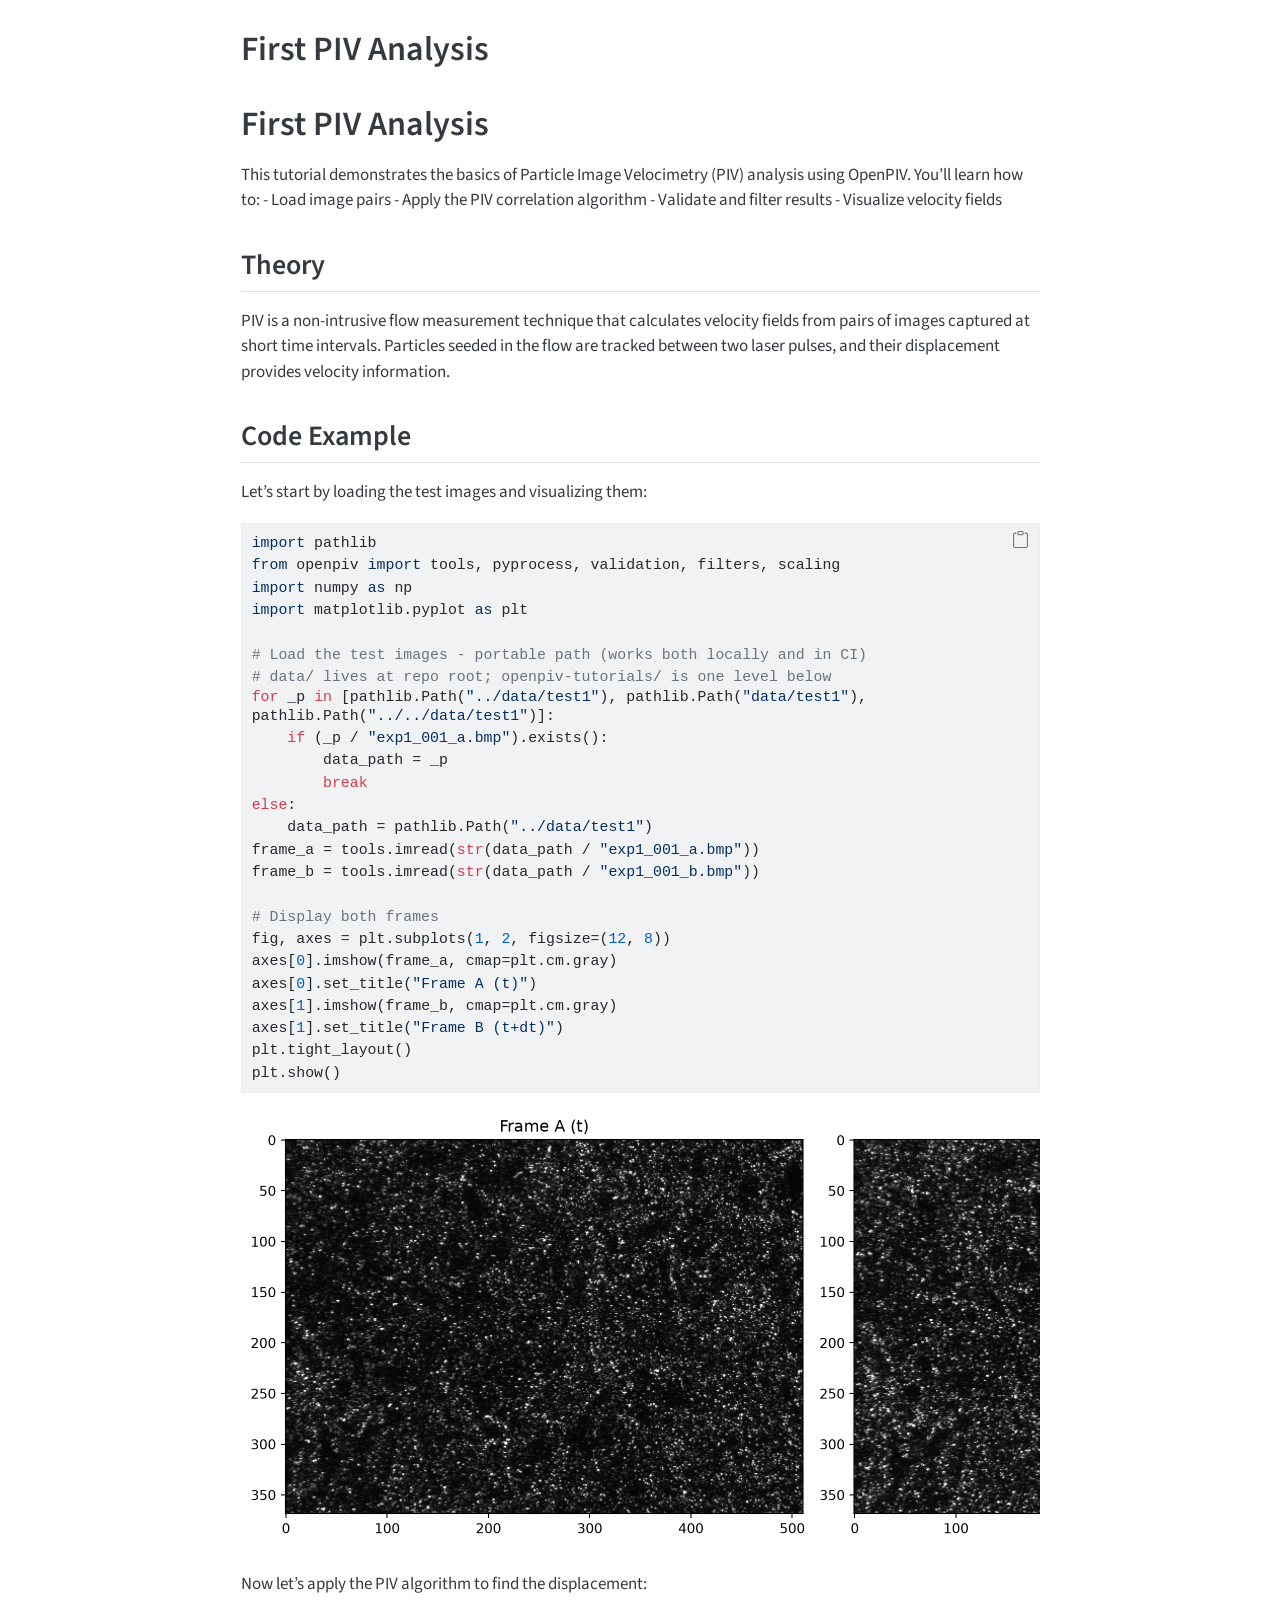
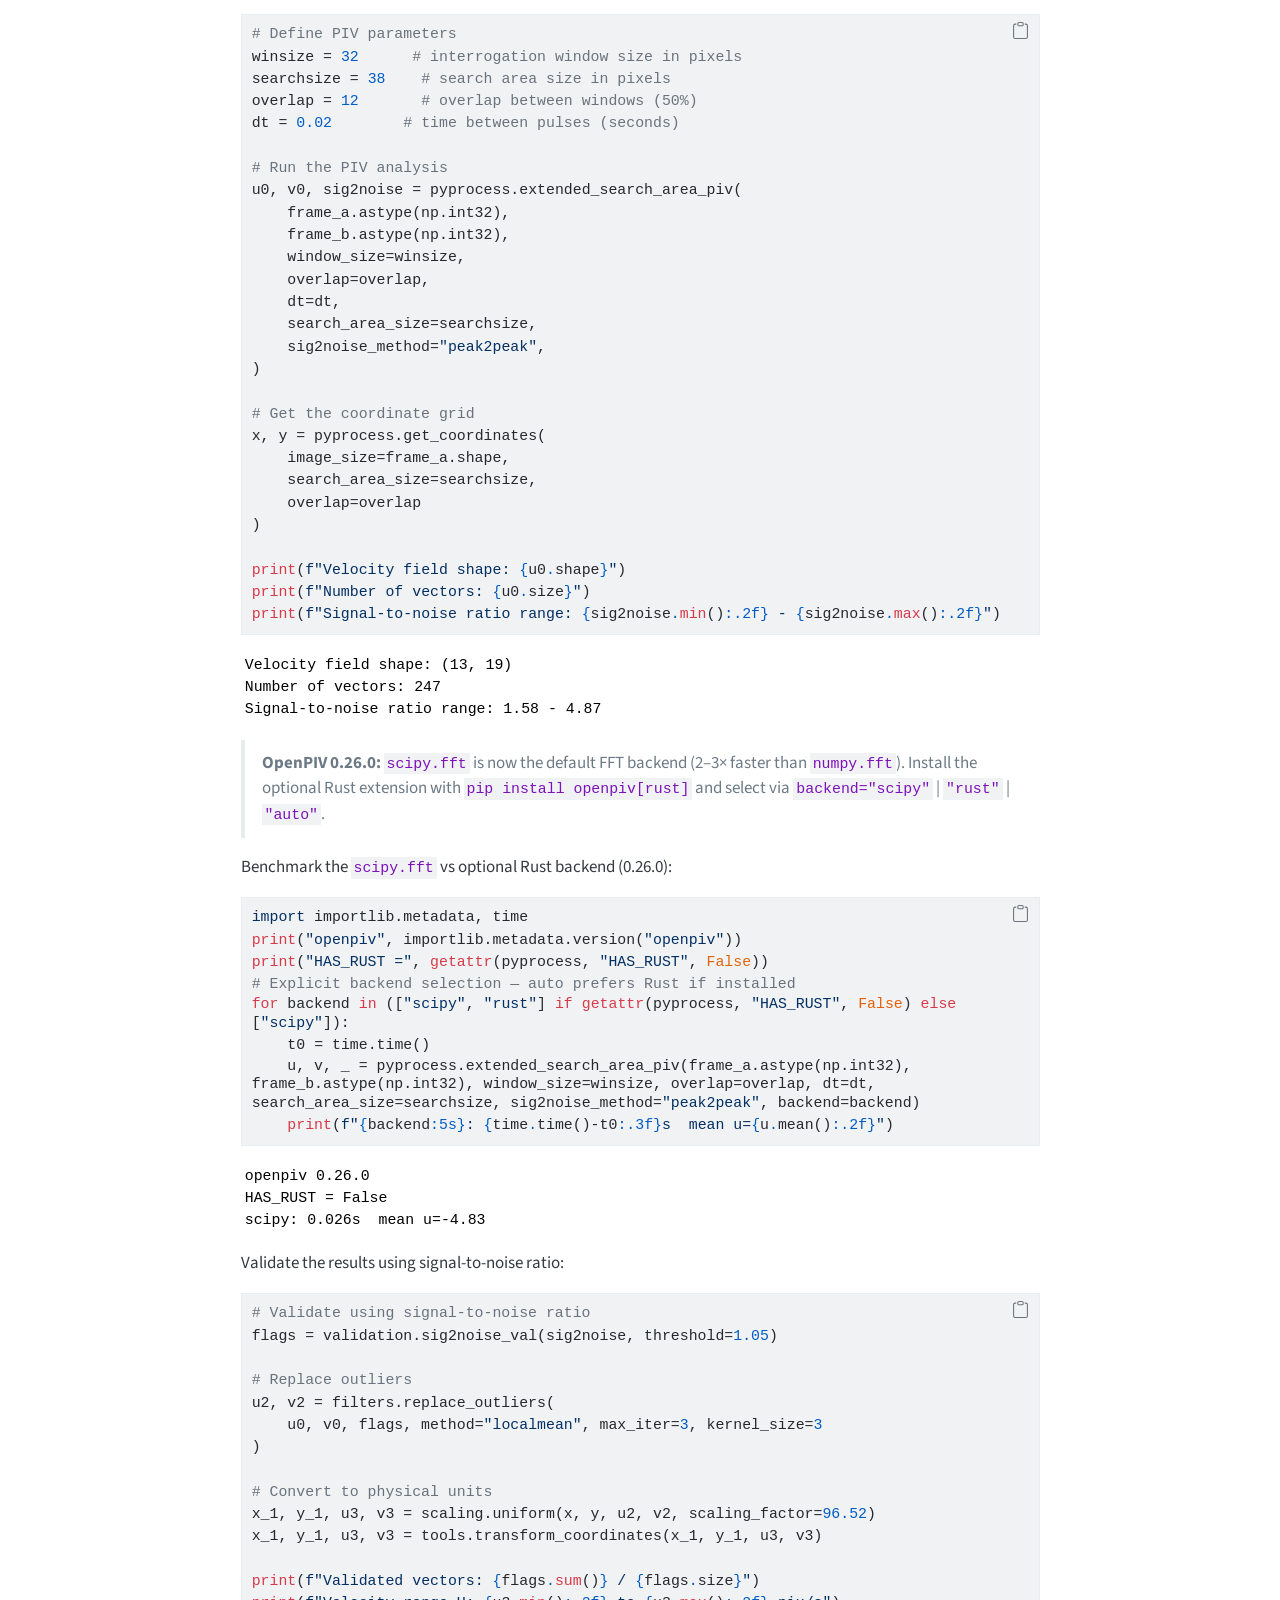
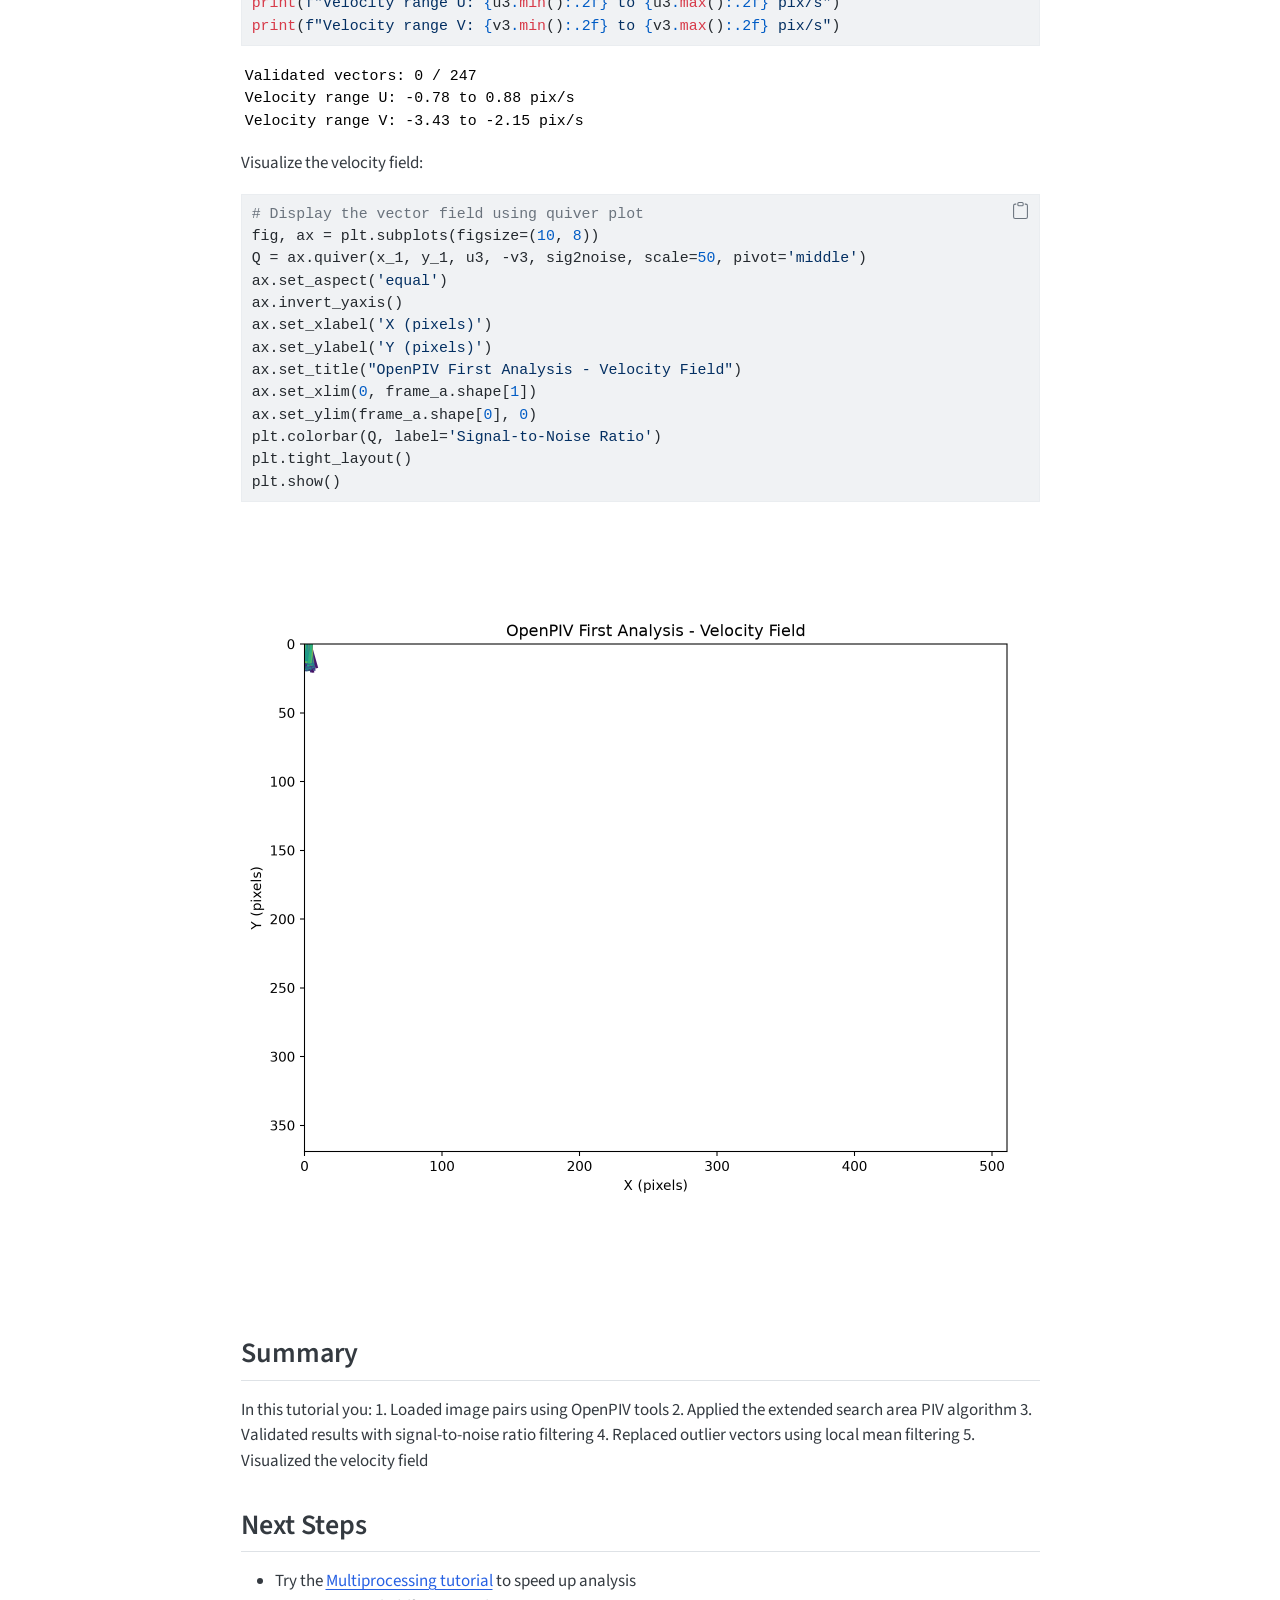
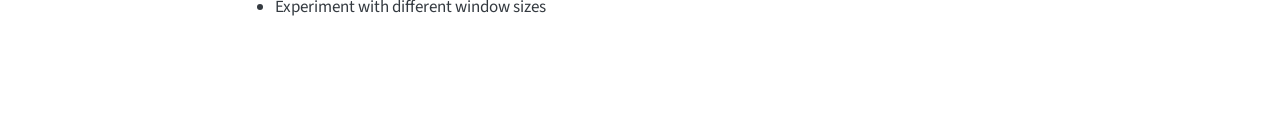
<file: getting-started/01-first-piv.html>
<!DOCTYPE html>
<html xmlns="http://www.w3.org/1999/xhtml" lang="en" xml:lang="en"><head>

<meta charset="utf-8">
<meta name="generator" content="quarto-1.9.37">

<meta name="viewport" content="width=device-width, initial-scale=1.0, user-scalable=yes">


<title>First PIV Analysis – OpenPIV Tutorials</title>
<style>
/* Default styles provided by pandoc.
** See https://pandoc.org/MANUAL.html#variables-for-html for config info.
*/
code{white-space: pre-wrap;}
span.smallcaps{font-variant: small-caps;}
div.columns{display: flex; gap: min(4vw, 1.5em);}
div.column{flex: auto; overflow-x: auto;}
div.hanging-indent{margin-left: 1.5em; text-indent: -1.5em;}
ul.task-list{list-style: none;}
ul.task-list li input[type="checkbox"] {
  width: 0.8em;
  margin: 0 0.8em 0.2em -1em; /* quarto-specific, see https://github.com/quarto-dev/quarto-cli/issues/4556 */ 
  vertical-align: middle;
}
/* CSS for syntax highlighting */
html { -webkit-text-size-adjust: 100%; }
pre > code.sourceCode { white-space: pre; position: relative; }
pre > code.sourceCode > span { display: inline-block; line-height: 1.25; }
pre > code.sourceCode > span:empty { height: 1.2em; }
.sourceCode { overflow: visible; }
code.sourceCode > span { color: inherit; text-decoration: inherit; }
div.sourceCode { margin: 1em 0; }
pre.sourceCode { margin: 0; }
@media screen {
div.sourceCode { overflow: auto; }
}
@media print {
pre > code.sourceCode { white-space: pre-wrap; }
pre > code.sourceCode > span { text-indent: -5em; padding-left: 5em; }
}
pre.numberSource code
  { counter-reset: source-line 0; }
pre.numberSource code > span
  { position: relative; left: -4em; counter-increment: source-line; }
pre.numberSource code > span > a:first-child::before
  { content: counter(source-line);
    position: relative; left: -1em; text-align: right; vertical-align: baseline;
    border: none; display: inline-block;
    -webkit-touch-callout: none; -webkit-user-select: none;
    -khtml-user-select: none; -moz-user-select: none;
    -ms-user-select: none; user-select: none;
    padding: 0 4px; width: 4em;
  }
pre.numberSource { margin-left: 3em;  padding-left: 4px; }
div.sourceCode
  {   }
@media screen {
pre > code.sourceCode > span > a:first-child::before { text-decoration: underline; }
}
</style>


<script src="../site_libs/quarto-nav/quarto-nav.js"></script>
<script src="../site_libs/clipboard/clipboard.min.js"></script>
<script src="../site_libs/quarto-search/autocomplete.umd.js"></script>
<script src="../site_libs/quarto-search/fuse.min.js"></script>
<script src="../site_libs/quarto-search/quarto-search.js"></script>
<meta name="quarto:offset" content="../">
<script src="../site_libs/quarto-html/quarto.js" type="module"></script>
<script src="../site_libs/quarto-html/tabsets/tabsets.js" type="module"></script>
<script src="../site_libs/quarto-html/popper.min.js"></script>
<script src="../site_libs/quarto-html/tippy.umd.min.js"></script>
<script src="../site_libs/quarto-html/anchor.min.js"></script>
<link href="../site_libs/quarto-html/tippy.css" rel="stylesheet">
<link href="../site_libs/quarto-html/quarto-syntax-highlighting-acf12a64177840b8d86f2d4f01b2e9fb.css" rel="stylesheet" id="quarto-text-highlighting-styles">
<script src="../site_libs/bootstrap/bootstrap.min.js"></script>
<link href="../site_libs/bootstrap/bootstrap-icons.css" rel="stylesheet">
<link href="../site_libs/bootstrap/bootstrap-3e110284a13d48d4adc39ad07851e26f.min.css" rel="stylesheet" append-hash="true" id="quarto-bootstrap" data-mode="light">
<script id="quarto-search-options" type="application/json">{
  "location": "sidebar",
  "copy-button": false,
  "collapse-after": 3,
  "panel-placement": "start",
  "type": "textbox",
  "limit": 50,
  "keyboard-shortcut": [
    "f",
    "/",
    "s"
  ],
  "show-item-context": false,
  "language": {
    "search-no-results-text": "No results",
    "search-matching-documents-text": "matching documents",
    "search-copy-link-title": "Copy link to search",
    "search-hide-matches-text": "Hide additional matches",
    "search-more-match-text": "more match in this document",
    "search-more-matches-text": "more matches in this document",
    "search-clear-button-title": "Clear",
    "search-text-placeholder": "",
    "search-detached-cancel-button-title": "Cancel",
    "search-submit-button-title": "Submit",
    "search-label": "Search"
  }
}</script>


</head>

<body class="fullcontent quarto-light">

<div id="quarto-search-results"></div>
<!-- content -->
<div id="quarto-content" class="quarto-container page-columns page-rows-contents page-layout-article">
<!-- sidebar -->
<!-- margin-sidebar -->
    
<!-- main -->
<main class="content" id="quarto-document-content">

<header id="title-block-header" class="quarto-title-block default">
<div class="quarto-title">
<h1 class="title">First PIV Analysis</h1>
</div>



<div class="quarto-title-meta">

    
  
    
  </div>
  


</header>


<section id="first-piv-analysis" class="level1">
<h1>First PIV Analysis</h1>
<p>This tutorial demonstrates the basics of Particle Image Velocimetry (PIV) analysis using OpenPIV. You’ll learn how to: - Load image pairs - Apply the PIV correlation algorithm - Validate and filter results - Visualize velocity fields</p>
<section id="theory" class="level2">
<h2 class="anchored" data-anchor-id="theory">Theory</h2>
<p>PIV is a non-intrusive flow measurement technique that calculates velocity fields from pairs of images captured at short time intervals. Particles seeded in the flow are tracked between two laser pulses, and their displacement provides velocity information.</p>
</section>
<section id="code-example" class="level2">
<h2 class="anchored" data-anchor-id="code-example">Code Example</h2>
<p>Let’s start by loading the test images and visualizing them:</p>
<div id="be9bfb1b" class="cell" data-execute="null" data-kernel="python3" data-execution_count="1">
<div class="code-copy-outer-scaffold"><div class="sourceCode cell-code" id="cb1"><pre class="sourceCode python code-with-copy"><code class="sourceCode python"><span id="cb1-1"><a href="#cb1-1" aria-hidden="true" tabindex="-1"></a><span class="im">import</span> pathlib</span>
<span id="cb1-2"><a href="#cb1-2" aria-hidden="true" tabindex="-1"></a><span class="im">from</span> openpiv <span class="im">import</span> tools, pyprocess, validation, filters, scaling</span>
<span id="cb1-3"><a href="#cb1-3" aria-hidden="true" tabindex="-1"></a><span class="im">import</span> numpy <span class="im">as</span> np</span>
<span id="cb1-4"><a href="#cb1-4" aria-hidden="true" tabindex="-1"></a><span class="im">import</span> matplotlib.pyplot <span class="im">as</span> plt</span>
<span id="cb1-5"><a href="#cb1-5" aria-hidden="true" tabindex="-1"></a></span>
<span id="cb1-6"><a href="#cb1-6" aria-hidden="true" tabindex="-1"></a><span class="co"># Load the test images - portable path (works both locally and in CI)</span></span>
<span id="cb1-7"><a href="#cb1-7" aria-hidden="true" tabindex="-1"></a><span class="co"># data/ lives at repo root; openpiv-tutorials/ is one level below</span></span>
<span id="cb1-8"><a href="#cb1-8" aria-hidden="true" tabindex="-1"></a><span class="cf">for</span> _p <span class="kw">in</span> [pathlib.Path(<span class="st">"../data/test1"</span>), pathlib.Path(<span class="st">"data/test1"</span>), pathlib.Path(<span class="st">"../../data/test1"</span>)]:</span>
<span id="cb1-9"><a href="#cb1-9" aria-hidden="true" tabindex="-1"></a>    <span class="cf">if</span> (_p <span class="op">/</span> <span class="st">"exp1_001_a.bmp"</span>).exists():</span>
<span id="cb1-10"><a href="#cb1-10" aria-hidden="true" tabindex="-1"></a>        data_path <span class="op">=</span> _p</span>
<span id="cb1-11"><a href="#cb1-11" aria-hidden="true" tabindex="-1"></a>        <span class="cf">break</span></span>
<span id="cb1-12"><a href="#cb1-12" aria-hidden="true" tabindex="-1"></a><span class="cf">else</span>:</span>
<span id="cb1-13"><a href="#cb1-13" aria-hidden="true" tabindex="-1"></a>    data_path <span class="op">=</span> pathlib.Path(<span class="st">"../data/test1"</span>)</span>
<span id="cb1-14"><a href="#cb1-14" aria-hidden="true" tabindex="-1"></a>frame_a <span class="op">=</span> tools.imread(<span class="bu">str</span>(data_path <span class="op">/</span> <span class="st">"exp1_001_a.bmp"</span>))</span>
<span id="cb1-15"><a href="#cb1-15" aria-hidden="true" tabindex="-1"></a>frame_b <span class="op">=</span> tools.imread(<span class="bu">str</span>(data_path <span class="op">/</span> <span class="st">"exp1_001_b.bmp"</span>))</span>
<span id="cb1-16"><a href="#cb1-16" aria-hidden="true" tabindex="-1"></a></span>
<span id="cb1-17"><a href="#cb1-17" aria-hidden="true" tabindex="-1"></a><span class="co"># Display both frames</span></span>
<span id="cb1-18"><a href="#cb1-18" aria-hidden="true" tabindex="-1"></a>fig, axes <span class="op">=</span> plt.subplots(<span class="dv">1</span>, <span class="dv">2</span>, figsize<span class="op">=</span>(<span class="dv">12</span>, <span class="dv">8</span>))</span>
<span id="cb1-19"><a href="#cb1-19" aria-hidden="true" tabindex="-1"></a>axes[<span class="dv">0</span>].imshow(frame_a, cmap<span class="op">=</span>plt.cm.gray)</span>
<span id="cb1-20"><a href="#cb1-20" aria-hidden="true" tabindex="-1"></a>axes[<span class="dv">0</span>].set_title(<span class="st">"Frame A (t)"</span>)</span>
<span id="cb1-21"><a href="#cb1-21" aria-hidden="true" tabindex="-1"></a>axes[<span class="dv">1</span>].imshow(frame_b, cmap<span class="op">=</span>plt.cm.gray)</span>
<span id="cb1-22"><a href="#cb1-22" aria-hidden="true" tabindex="-1"></a>axes[<span class="dv">1</span>].set_title(<span class="st">"Frame B (t+dt)"</span>)</span>
<span id="cb1-23"><a href="#cb1-23" aria-hidden="true" tabindex="-1"></a>plt.tight_layout()</span>
<span id="cb1-24"><a href="#cb1-24" aria-hidden="true" tabindex="-1"></a>plt.show()</span></code></pre></div><button title="Copy to Clipboard" class="code-copy-button"><i class="bi"></i></button></div>
<div class="cell-output cell-output-display">
<div>
<figure class="figure">
<p><img src="01-first-piv_files/figure-html/cell-2-output-1.png" width="1142" height="436" class="figure-img"></p>
</figure>
</div>
</div>
</div>
<p>Now let’s apply the PIV algorithm to find the displacement:</p>
<div id="51d1bbe9" class="cell" data-execute="null" data-kernel="python3" data-execution_count="2">
<div class="code-copy-outer-scaffold"><div class="sourceCode cell-code" id="cb2"><pre class="sourceCode python code-with-copy"><code class="sourceCode python"><span id="cb2-1"><a href="#cb2-1" aria-hidden="true" tabindex="-1"></a><span class="co"># Define PIV parameters</span></span>
<span id="cb2-2"><a href="#cb2-2" aria-hidden="true" tabindex="-1"></a>winsize <span class="op">=</span> <span class="dv">32</span>      <span class="co"># interrogation window size in pixels</span></span>
<span id="cb2-3"><a href="#cb2-3" aria-hidden="true" tabindex="-1"></a>searchsize <span class="op">=</span> <span class="dv">38</span>    <span class="co"># search area size in pixels  </span></span>
<span id="cb2-4"><a href="#cb2-4" aria-hidden="true" tabindex="-1"></a>overlap <span class="op">=</span> <span class="dv">12</span>       <span class="co"># overlap between windows (50%)</span></span>
<span id="cb2-5"><a href="#cb2-5" aria-hidden="true" tabindex="-1"></a>dt <span class="op">=</span> <span class="fl">0.02</span>        <span class="co"># time between pulses (seconds)</span></span>
<span id="cb2-6"><a href="#cb2-6" aria-hidden="true" tabindex="-1"></a></span>
<span id="cb2-7"><a href="#cb2-7" aria-hidden="true" tabindex="-1"></a><span class="co"># Run the PIV analysis</span></span>
<span id="cb2-8"><a href="#cb2-8" aria-hidden="true" tabindex="-1"></a>u0, v0, sig2noise <span class="op">=</span> pyprocess.extended_search_area_piv(</span>
<span id="cb2-9"><a href="#cb2-9" aria-hidden="true" tabindex="-1"></a>    frame_a.astype(np.int32),</span>
<span id="cb2-10"><a href="#cb2-10" aria-hidden="true" tabindex="-1"></a>    frame_b.astype(np.int32),</span>
<span id="cb2-11"><a href="#cb2-11" aria-hidden="true" tabindex="-1"></a>    window_size<span class="op">=</span>winsize,</span>
<span id="cb2-12"><a href="#cb2-12" aria-hidden="true" tabindex="-1"></a>    overlap<span class="op">=</span>overlap,</span>
<span id="cb2-13"><a href="#cb2-13" aria-hidden="true" tabindex="-1"></a>    dt<span class="op">=</span>dt,</span>
<span id="cb2-14"><a href="#cb2-14" aria-hidden="true" tabindex="-1"></a>    search_area_size<span class="op">=</span>searchsize,</span>
<span id="cb2-15"><a href="#cb2-15" aria-hidden="true" tabindex="-1"></a>    sig2noise_method<span class="op">=</span><span class="st">"peak2peak"</span>,</span>
<span id="cb2-16"><a href="#cb2-16" aria-hidden="true" tabindex="-1"></a>)</span>
<span id="cb2-17"><a href="#cb2-17" aria-hidden="true" tabindex="-1"></a></span>
<span id="cb2-18"><a href="#cb2-18" aria-hidden="true" tabindex="-1"></a><span class="co"># Get the coordinate grid</span></span>
<span id="cb2-19"><a href="#cb2-19" aria-hidden="true" tabindex="-1"></a>x, y <span class="op">=</span> pyprocess.get_coordinates(</span>
<span id="cb2-20"><a href="#cb2-20" aria-hidden="true" tabindex="-1"></a>    image_size<span class="op">=</span>frame_a.shape, </span>
<span id="cb2-21"><a href="#cb2-21" aria-hidden="true" tabindex="-1"></a>    search_area_size<span class="op">=</span>searchsize, </span>
<span id="cb2-22"><a href="#cb2-22" aria-hidden="true" tabindex="-1"></a>    overlap<span class="op">=</span>overlap</span>
<span id="cb2-23"><a href="#cb2-23" aria-hidden="true" tabindex="-1"></a>)</span>
<span id="cb2-24"><a href="#cb2-24" aria-hidden="true" tabindex="-1"></a></span>
<span id="cb2-25"><a href="#cb2-25" aria-hidden="true" tabindex="-1"></a><span class="bu">print</span>(<span class="ss">f"Velocity field shape: </span><span class="sc">{</span>u0<span class="sc">.</span>shape<span class="sc">}</span><span class="ss">"</span>)</span>
<span id="cb2-26"><a href="#cb2-26" aria-hidden="true" tabindex="-1"></a><span class="bu">print</span>(<span class="ss">f"Number of vectors: </span><span class="sc">{</span>u0<span class="sc">.</span>size<span class="sc">}</span><span class="ss">"</span>)</span>
<span id="cb2-27"><a href="#cb2-27" aria-hidden="true" tabindex="-1"></a><span class="bu">print</span>(<span class="ss">f"Signal-to-noise ratio range: </span><span class="sc">{</span>sig2noise<span class="sc">.</span><span class="bu">min</span>()<span class="sc">:.2f}</span><span class="ss"> - </span><span class="sc">{</span>sig2noise<span class="sc">.</span><span class="bu">max</span>()<span class="sc">:.2f}</span><span class="ss">"</span>)</span></code></pre></div><button title="Copy to Clipboard" class="code-copy-button"><i class="bi"></i></button></div>
<div class="cell-output cell-output-stdout">
<pre><code>Velocity field shape: (13, 19)
Number of vectors: 247
Signal-to-noise ratio range: 1.58 - 4.87</code></pre>
</div>
</div>
<blockquote class="blockquote">
<p><strong>OpenPIV 0.26.0:</strong> <code>scipy.fft</code> is now the default FFT backend (2–3× faster than <code>numpy.fft</code>). Install the optional Rust extension with <code>pip install openpiv[rust]</code> and select via <code>backend="scipy"</code> | <code>"rust"</code> | <code>"auto"</code>.</p>
</blockquote>
<p>Benchmark the <code>scipy.fft</code> vs optional Rust backend (0.26.0):</p>
<div id="602fd067" class="cell" data-execute="null" data-kernel="python3" data-execution_count="3">
<div class="code-copy-outer-scaffold"><div class="sourceCode cell-code" id="cb4"><pre class="sourceCode python code-with-copy"><code class="sourceCode python"><span id="cb4-1"><a href="#cb4-1" aria-hidden="true" tabindex="-1"></a><span class="im">import</span> importlib.metadata, time</span>
<span id="cb4-2"><a href="#cb4-2" aria-hidden="true" tabindex="-1"></a><span class="bu">print</span>(<span class="st">"openpiv"</span>, importlib.metadata.version(<span class="st">"openpiv"</span>))</span>
<span id="cb4-3"><a href="#cb4-3" aria-hidden="true" tabindex="-1"></a><span class="bu">print</span>(<span class="st">"HAS_RUST ="</span>, <span class="bu">getattr</span>(pyprocess, <span class="st">"HAS_RUST"</span>, <span class="va">False</span>))</span>
<span id="cb4-4"><a href="#cb4-4" aria-hidden="true" tabindex="-1"></a><span class="co"># Explicit backend selection — auto prefers Rust if installed</span></span>
<span id="cb4-5"><a href="#cb4-5" aria-hidden="true" tabindex="-1"></a><span class="cf">for</span> backend <span class="kw">in</span> ([<span class="st">"scipy"</span>, <span class="st">"rust"</span>] <span class="cf">if</span> <span class="bu">getattr</span>(pyprocess, <span class="st">"HAS_RUST"</span>, <span class="va">False</span>) <span class="cf">else</span> [<span class="st">"scipy"</span>]):</span>
<span id="cb4-6"><a href="#cb4-6" aria-hidden="true" tabindex="-1"></a>    t0 <span class="op">=</span> time.time()</span>
<span id="cb4-7"><a href="#cb4-7" aria-hidden="true" tabindex="-1"></a>    u, v, _ <span class="op">=</span> pyprocess.extended_search_area_piv(frame_a.astype(np.int32), frame_b.astype(np.int32), window_size<span class="op">=</span>winsize, overlap<span class="op">=</span>overlap, dt<span class="op">=</span>dt, search_area_size<span class="op">=</span>searchsize, sig2noise_method<span class="op">=</span><span class="st">"peak2peak"</span>, backend<span class="op">=</span>backend)</span>
<span id="cb4-8"><a href="#cb4-8" aria-hidden="true" tabindex="-1"></a>    <span class="bu">print</span>(<span class="ss">f"</span><span class="sc">{</span>backend<span class="sc">:5s}</span><span class="ss">: </span><span class="sc">{</span>time<span class="sc">.</span>time()<span class="op">-</span>t0<span class="sc">:.3f}</span><span class="ss">s  mean u=</span><span class="sc">{</span>u<span class="sc">.</span>mean()<span class="sc">:.2f}</span><span class="ss">"</span>)</span></code></pre></div><button title="Copy to Clipboard" class="code-copy-button"><i class="bi"></i></button></div>
<div class="cell-output cell-output-stdout">
<pre><code>openpiv 0.26.0
HAS_RUST = False
scipy: 0.026s  mean u=-4.83</code></pre>
</div>
</div>
<p>Validate the results using signal-to-noise ratio:</p>
<div id="b3b43c8d" class="cell" data-execute="null" data-kernel="python3" data-execution_count="4">
<div class="code-copy-outer-scaffold"><div class="sourceCode cell-code" id="cb6"><pre class="sourceCode python code-with-copy"><code class="sourceCode python"><span id="cb6-1"><a href="#cb6-1" aria-hidden="true" tabindex="-1"></a><span class="co"># Validate using signal-to-noise ratio</span></span>
<span id="cb6-2"><a href="#cb6-2" aria-hidden="true" tabindex="-1"></a>flags <span class="op">=</span> validation.sig2noise_val(sig2noise, threshold<span class="op">=</span><span class="fl">1.05</span>)</span>
<span id="cb6-3"><a href="#cb6-3" aria-hidden="true" tabindex="-1"></a></span>
<span id="cb6-4"><a href="#cb6-4" aria-hidden="true" tabindex="-1"></a><span class="co"># Replace outliers</span></span>
<span id="cb6-5"><a href="#cb6-5" aria-hidden="true" tabindex="-1"></a>u2, v2 <span class="op">=</span> filters.replace_outliers(</span>
<span id="cb6-6"><a href="#cb6-6" aria-hidden="true" tabindex="-1"></a>    u0, v0, flags, method<span class="op">=</span><span class="st">"localmean"</span>, max_iter<span class="op">=</span><span class="dv">3</span>, kernel_size<span class="op">=</span><span class="dv">3</span></span>
<span id="cb6-7"><a href="#cb6-7" aria-hidden="true" tabindex="-1"></a>)</span>
<span id="cb6-8"><a href="#cb6-8" aria-hidden="true" tabindex="-1"></a></span>
<span id="cb6-9"><a href="#cb6-9" aria-hidden="true" tabindex="-1"></a><span class="co"># Convert to physical units</span></span>
<span id="cb6-10"><a href="#cb6-10" aria-hidden="true" tabindex="-1"></a>x_1, y_1, u3, v3 <span class="op">=</span> scaling.uniform(x, y, u2, v2, scaling_factor<span class="op">=</span><span class="fl">96.52</span>)</span>
<span id="cb6-11"><a href="#cb6-11" aria-hidden="true" tabindex="-1"></a>x_1, y_1, u3, v3 <span class="op">=</span> tools.transform_coordinates(x_1, y_1, u3, v3)</span>
<span id="cb6-12"><a href="#cb6-12" aria-hidden="true" tabindex="-1"></a></span>
<span id="cb6-13"><a href="#cb6-13" aria-hidden="true" tabindex="-1"></a><span class="bu">print</span>(<span class="ss">f"Validated vectors: </span><span class="sc">{</span>flags<span class="sc">.</span><span class="bu">sum</span>()<span class="sc">}</span><span class="ss"> / </span><span class="sc">{</span>flags<span class="sc">.</span>size<span class="sc">}</span><span class="ss">"</span>)</span>
<span id="cb6-14"><a href="#cb6-14" aria-hidden="true" tabindex="-1"></a><span class="bu">print</span>(<span class="ss">f"Velocity range U: </span><span class="sc">{</span>u3<span class="sc">.</span><span class="bu">min</span>()<span class="sc">:.2f}</span><span class="ss"> to </span><span class="sc">{</span>u3<span class="sc">.</span><span class="bu">max</span>()<span class="sc">:.2f}</span><span class="ss"> pix/s"</span>)</span>
<span id="cb6-15"><a href="#cb6-15" aria-hidden="true" tabindex="-1"></a><span class="bu">print</span>(<span class="ss">f"Velocity range V: </span><span class="sc">{</span>v3<span class="sc">.</span><span class="bu">min</span>()<span class="sc">:.2f}</span><span class="ss"> to </span><span class="sc">{</span>v3<span class="sc">.</span><span class="bu">max</span>()<span class="sc">:.2f}</span><span class="ss"> pix/s"</span>)</span></code></pre></div><button title="Copy to Clipboard" class="code-copy-button"><i class="bi"></i></button></div>
<div class="cell-output cell-output-stdout">
<pre><code>Validated vectors: 0 / 247
Velocity range U: -0.78 to 0.88 pix/s
Velocity range V: -3.43 to -2.15 pix/s</code></pre>
</div>
</div>
<p>Visualize the velocity field:</p>
<div id="c4c76850" class="cell" data-execute="null" data-kernel="python3" data-execution_count="5">
<div class="code-copy-outer-scaffold"><div class="sourceCode cell-code" id="cb8"><pre class="sourceCode python code-with-copy"><code class="sourceCode python"><span id="cb8-1"><a href="#cb8-1" aria-hidden="true" tabindex="-1"></a><span class="co"># Display the vector field using quiver plot</span></span>
<span id="cb8-2"><a href="#cb8-2" aria-hidden="true" tabindex="-1"></a>fig, ax <span class="op">=</span> plt.subplots(figsize<span class="op">=</span>(<span class="dv">10</span>, <span class="dv">8</span>))</span>
<span id="cb8-3"><a href="#cb8-3" aria-hidden="true" tabindex="-1"></a>Q <span class="op">=</span> ax.quiver(x_1, y_1, u3, <span class="op">-</span>v3, sig2noise, scale<span class="op">=</span><span class="dv">50</span>, pivot<span class="op">=</span><span class="st">'middle'</span>)</span>
<span id="cb8-4"><a href="#cb8-4" aria-hidden="true" tabindex="-1"></a>ax.set_aspect(<span class="st">'equal'</span>)</span>
<span id="cb8-5"><a href="#cb8-5" aria-hidden="true" tabindex="-1"></a>ax.invert_yaxis()</span>
<span id="cb8-6"><a href="#cb8-6" aria-hidden="true" tabindex="-1"></a>ax.set_xlabel(<span class="st">'X (pixels)'</span>)</span>
<span id="cb8-7"><a href="#cb8-7" aria-hidden="true" tabindex="-1"></a>ax.set_ylabel(<span class="st">'Y (pixels)'</span>)</span>
<span id="cb8-8"><a href="#cb8-8" aria-hidden="true" tabindex="-1"></a>ax.set_title(<span class="st">"OpenPIV First Analysis - Velocity Field"</span>)</span>
<span id="cb8-9"><a href="#cb8-9" aria-hidden="true" tabindex="-1"></a>ax.set_xlim(<span class="dv">0</span>, frame_a.shape[<span class="dv">1</span>])</span>
<span id="cb8-10"><a href="#cb8-10" aria-hidden="true" tabindex="-1"></a>ax.set_ylim(frame_a.shape[<span class="dv">0</span>], <span class="dv">0</span>)</span>
<span id="cb8-11"><a href="#cb8-11" aria-hidden="true" tabindex="-1"></a>plt.colorbar(Q, label<span class="op">=</span><span class="st">'Signal-to-Noise Ratio'</span>)</span>
<span id="cb8-12"><a href="#cb8-12" aria-hidden="true" tabindex="-1"></a>plt.tight_layout()</span>
<span id="cb8-13"><a href="#cb8-13" aria-hidden="true" tabindex="-1"></a>plt.show()</span></code></pre></div><button title="Copy to Clipboard" class="code-copy-button"><i class="bi"></i></button></div>
<div class="cell-output cell-output-display">
<div>
<figure class="figure">
<p><img src="01-first-piv_files/figure-html/cell-6-output-1.png" width="906" height="758" class="figure-img"></p>
</figure>
</div>
</div>
</div>
</section>
<section id="summary" class="level2">
<h2 class="anchored" data-anchor-id="summary">Summary</h2>
<p>In this tutorial you: 1. Loaded image pairs using OpenPIV tools 2. Applied the extended search area PIV algorithm 3. Validated results with signal-to-noise ratio filtering 4. Replaced outlier vectors using local mean filtering 5. Visualized the velocity field</p>
</section>
<section id="next-steps" class="level2">
<h2 class="anchored" data-anchor-id="next-steps">Next Steps</h2>
<ul>
<li>Try the <a href="02-multiproc.md">Multiprocessing tutorial</a> to speed up analysis</li>
<li>Experiment with different window sizes</li>
</ul>


</section>
</section>

</main> <!-- /main -->
<script id="quarto-html-after-body" type="application/javascript">
  window.document.addEventListener("DOMContentLoaded", function (event) {
    const icon = "";
    const anchorJS = new window.AnchorJS();
    anchorJS.options = {
      placement: 'right',
      icon: icon
    };
    anchorJS.add('.anchored');
    const isCodeAnnotation = (el) => {
      for (const clz of el.classList) {
        if (clz.startsWith('code-annotation-')) {                     
          return true;
        }
      }
      return false;
    }
    const onCopySuccess = function(e) {
      // button target
      const button = e.trigger;
      // don't keep focus
      button.blur();
      // flash "checked"
      button.classList.add('code-copy-button-checked');
      var currentTitle = button.getAttribute("title");
      button.setAttribute("title", "Copied!");
      let tooltip;
      if (window.bootstrap) {
        button.setAttribute("data-bs-toggle", "tooltip");
        button.setAttribute("data-bs-placement", "left");
        button.setAttribute("data-bs-title", "Copied!");
        tooltip = new bootstrap.Tooltip(button, 
          { trigger: "manual", 
            customClass: "code-copy-button-tooltip",
            offset: [0, -8]});
        tooltip.show();    
      }
      setTimeout(function() {
        if (tooltip) {
          tooltip.hide();
          button.removeAttribute("data-bs-title");
          button.removeAttribute("data-bs-toggle");
          button.removeAttribute("data-bs-placement");
        }
        button.setAttribute("title", currentTitle);
        button.classList.remove('code-copy-button-checked');
      }, 1000);
      // clear code selection
      e.clearSelection();
    }
    const getTextToCopy = function(trigger) {
      const outerScaffold = trigger.parentElement.cloneNode(true);
      const codeEl = outerScaffold.querySelector('code');
      for (const childEl of codeEl.children) {
        if (isCodeAnnotation(childEl)) {
          childEl.remove();
        }
      }
      return codeEl.innerText;
    }
    const clipboard = new window.ClipboardJS('.code-copy-button:not([data-in-quarto-modal])', {
      text: getTextToCopy
    });
    clipboard.on('success', onCopySuccess);
    if (window.document.getElementById('quarto-embedded-source-code-modal')) {
      const clipboardModal = new window.ClipboardJS('.code-copy-button[data-in-quarto-modal]', {
        text: getTextToCopy,
        container: window.document.getElementById('quarto-embedded-source-code-modal')
      });
      clipboardModal.on('success', onCopySuccess);
    }
      var localhostRegex = new RegExp(/^(?:http|https):\/\/localhost\:?[0-9]*\//);
      var mailtoRegex = new RegExp(/^mailto:/);
        var filterRegex = new RegExp('/' + window.location.host + '/');
      var isInternal = (href) => {
          return filterRegex.test(href) || localhostRegex.test(href) || mailtoRegex.test(href);
      }
      // Inspect non-navigation links and adorn them if external
     var links = window.document.querySelectorAll('a[href]:not(.nav-link):not(.navbar-brand):not(.toc-action):not(.sidebar-link):not(.sidebar-item-toggle):not(.pagination-link):not(.no-external):not([aria-hidden]):not(.dropdown-item):not(.quarto-navigation-tool):not(.about-link)');
      for (var i=0; i<links.length; i++) {
        const link = links[i];
        if (!isInternal(link.href)) {
          // undo the damage that might have been done by quarto-nav.js in the case of
          // links that we want to consider external
          if (link.dataset.originalHref !== undefined) {
            link.href = link.dataset.originalHref;
          }
        }
      }
    function tippyHover(el, contentFn, onTriggerFn, onUntriggerFn) {
      const config = {
        allowHTML: true,
        maxWidth: 500,
        delay: 100,
        arrow: false,
        appendTo: function(el) {
            return el.parentElement;
        },
        interactive: true,
        interactiveBorder: 10,
        theme: 'quarto',
        placement: 'bottom-start',
      };
      if (contentFn) {
        config.content = contentFn;
      }
      if (onTriggerFn) {
        config.onTrigger = onTriggerFn;
      }
      if (onUntriggerFn) {
        config.onUntrigger = onUntriggerFn;
      }
      window.tippy(el, config); 
    }
    const noterefs = window.document.querySelectorAll('a[role="doc-noteref"]');
    for (var i=0; i<noterefs.length; i++) {
      const ref = noterefs[i];
      tippyHover(ref, function() {
        // use id or data attribute instead here
        let href = ref.getAttribute('data-footnote-href') || ref.getAttribute('href');
        try { href = new URL(href).hash; } catch {}
        const id = href.replace(/^#\/?/, "");
        const note = window.document.getElementById(id);
        if (note) {
          return note.innerHTML;
        } else {
          return "";
        }
      });
    }
    const xrefs = window.document.querySelectorAll('a.quarto-xref');
    const processXRef = (id, note) => {
      // Strip column container classes
      const stripColumnClz = (el) => {
        el.classList.remove("page-full", "page-columns");
        if (el.children) {
          for (const child of el.children) {
            stripColumnClz(child);
          }
        }
      }
      stripColumnClz(note)
      if (id === null || id.startsWith('sec-')) {
        // Special case sections, only their first couple elements
        const container = document.createElement("div");
        if (note.children && note.children.length > 2) {
          container.appendChild(note.children[0].cloneNode(true));
          for (let i = 1; i < note.children.length; i++) {
            const child = note.children[i];
            if (child.tagName === "P" && child.innerText === "") {
              continue;
            } else {
              container.appendChild(child.cloneNode(true));
              break;
            }
          }
          if (window.Quarto?.typesetMath) {
            window.Quarto.typesetMath(container);
          }
          return container.innerHTML
        } else {
          if (window.Quarto?.typesetMath) {
            window.Quarto.typesetMath(note);
          }
          return note.innerHTML;
        }
      } else {
        // Remove any anchor links if they are present
        const anchorLink = note.querySelector('a.anchorjs-link');
        if (anchorLink) {
          anchorLink.remove();
        }
        if (window.Quarto?.typesetMath) {
          window.Quarto.typesetMath(note);
        }
        if (note.classList.contains("callout")) {
          return note.outerHTML;
        } else {
          return note.innerHTML;
        }
      }
    }
    for (var i=0; i<xrefs.length; i++) {
      const xref = xrefs[i];
      tippyHover(xref, undefined, function(instance) {
        instance.disable();
        let url = xref.getAttribute('href');
        let hash = undefined; 
        if (url.startsWith('#')) {
          hash = url;
        } else {
          try { hash = new URL(url).hash; } catch {}
        }
        if (hash) {
          const id = hash.replace(/^#\/?/, "");
          const note = window.document.getElementById(id);
          if (note !== null) {
            try {
              const html = processXRef(id, note.cloneNode(true));
              instance.setContent(html);
            } finally {
              instance.enable();
              instance.show();
            }
          } else {
            // See if we can fetch this
            fetch(url.split('#')[0])
            .then(res => res.text())
            .then(html => {
              const parser = new DOMParser();
              const htmlDoc = parser.parseFromString(html, "text/html");
              const note = htmlDoc.getElementById(id);
              if (note !== null) {
                const html = processXRef(id, note);
                instance.setContent(html);
              } 
            }).finally(() => {
              instance.enable();
              instance.show();
            });
          }
        } else {
          // See if we can fetch a full url (with no hash to target)
          // This is a special case and we should probably do some content thinning / targeting
          fetch(url)
          .then(res => res.text())
          .then(html => {
            const parser = new DOMParser();
            const htmlDoc = parser.parseFromString(html, "text/html");
            const note = htmlDoc.querySelector('main.content');
            if (note !== null) {
              // This should only happen for chapter cross references
              // (since there is no id in the URL)
              // remove the first header
              if (note.children.length > 0 && note.children[0].tagName === "HEADER") {
                note.children[0].remove();
              }
              const html = processXRef(null, note);
              instance.setContent(html);
            } 
          }).finally(() => {
            instance.enable();
            instance.show();
          });
        }
      }, function(instance) {
      });
    }
        let selectedAnnoteEl;
        const selectorForAnnotation = ( cell, annotation) => {
          let cellAttr = 'data-code-cell="' + cell + '"';
          let lineAttr = 'data-code-annotation="' +  annotation + '"';
          const selector = 'span[' + cellAttr + '][' + lineAttr + ']';
          return selector;
        }
        const selectCodeLines = (annoteEl) => {
          const doc = window.document;
          const targetCell = annoteEl.getAttribute("data-target-cell");
          const targetAnnotation = annoteEl.getAttribute("data-target-annotation");
          const annoteSpan = window.document.querySelector(selectorForAnnotation(targetCell, targetAnnotation));
          const lines = annoteSpan.getAttribute("data-code-lines").split(",");
          const lineIds = lines.map((line) => {
            return targetCell + "-" + line;
          })
          let top = null;
          let height = null;
          let parent = null;
          if (lineIds.length > 0) {
              //compute the position of the single el (top and bottom and make a div)
              const el = window.document.getElementById(lineIds[0]);
              top = el.offsetTop;
              height = el.offsetHeight;
              parent = el.parentElement.parentElement;
            if (lineIds.length > 1) {
              const lastEl = window.document.getElementById(lineIds[lineIds.length - 1]);
              const bottom = lastEl.offsetTop + lastEl.offsetHeight;
              height = bottom - top;
            }
            if (top !== null && height !== null && parent !== null) {
              // cook up a div (if necessary) and position it 
              let div = window.document.getElementById("code-annotation-line-highlight");
              if (div === null) {
                div = window.document.createElement("div");
                div.setAttribute("id", "code-annotation-line-highlight");
                div.style.position = 'absolute';
                parent.appendChild(div);
              }
              div.style.top = top - 2 + "px";
              div.style.height = height + 4 + "px";
              div.style.left = 0;
              let gutterDiv = window.document.getElementById("code-annotation-line-highlight-gutter");
              if (gutterDiv === null) {
                gutterDiv = window.document.createElement("div");
                gutterDiv.setAttribute("id", "code-annotation-line-highlight-gutter");
                gutterDiv.style.position = 'absolute';
                const codeCell = window.document.getElementById(targetCell);
                const gutter = codeCell.querySelector('.code-annotation-gutter');
                gutter.appendChild(gutterDiv);
              }
              gutterDiv.style.top = top - 2 + "px";
              gutterDiv.style.height = height + 4 + "px";
            }
            selectedAnnoteEl = annoteEl;
          }
        };
        const unselectCodeLines = () => {
          const elementsIds = ["code-annotation-line-highlight", "code-annotation-line-highlight-gutter"];
          elementsIds.forEach((elId) => {
            const div = window.document.getElementById(elId);
            if (div) {
              div.remove();
            }
          });
          selectedAnnoteEl = undefined;
        };
          // Handle positioning of the toggle
      window.addEventListener(
        "resize",
        throttle(() => {
          elRect = undefined;
          if (selectedAnnoteEl) {
            selectCodeLines(selectedAnnoteEl);
          }
        }, 10)
      );
      function throttle(fn, ms) {
      let throttle = false;
      let timer;
        return (...args) => {
          if(!throttle) { // first call gets through
              fn.apply(this, args);
              throttle = true;
          } else { // all the others get throttled
              if(timer) clearTimeout(timer); // cancel #2
              timer = setTimeout(() => {
                fn.apply(this, args);
                timer = throttle = false;
              }, ms);
          }
        };
      }
        // Attach click handler to the DT
        const annoteDls = window.document.querySelectorAll('dt[data-target-cell]');
        for (const annoteDlNode of annoteDls) {
          annoteDlNode.addEventListener('click', (event) => {
            const clickedEl = event.target;
            if (clickedEl !== selectedAnnoteEl) {
              unselectCodeLines();
              const activeEl = window.document.querySelector('dt[data-target-cell].code-annotation-active');
              if (activeEl) {
                activeEl.classList.remove('code-annotation-active');
              }
              selectCodeLines(clickedEl);
              clickedEl.classList.add('code-annotation-active');
            } else {
              // Unselect the line
              unselectCodeLines();
              clickedEl.classList.remove('code-annotation-active');
            }
          });
        }
    const findCites = (el) => {
      const parentEl = el.parentElement;
      if (parentEl) {
        const cites = parentEl.dataset.cites;
        if (cites) {
          return {
            el,
            cites: cites.split(' ')
          };
        } else {
          return findCites(el.parentElement)
        }
      } else {
        return undefined;
      }
    };
    var bibliorefs = window.document.querySelectorAll('a[role="doc-biblioref"]');
    for (var i=0; i<bibliorefs.length; i++) {
      const ref = bibliorefs[i];
      const citeInfo = findCites(ref);
      if (citeInfo) {
        tippyHover(citeInfo.el, function() {
          var popup = window.document.createElement('div');
          citeInfo.cites.forEach(function(cite) {
            var citeDiv = window.document.createElement('div');
            citeDiv.classList.add('hanging-indent');
            citeDiv.classList.add('csl-entry');
            var biblioDiv = window.document.getElementById('ref-' + cite);
            if (biblioDiv) {
              citeDiv.innerHTML = biblioDiv.innerHTML;
            }
            popup.appendChild(citeDiv);
          });
          return popup.innerHTML;
        });
      }
    }
  });
  </script>
</div> <!-- /content -->




</body></html>
</file>
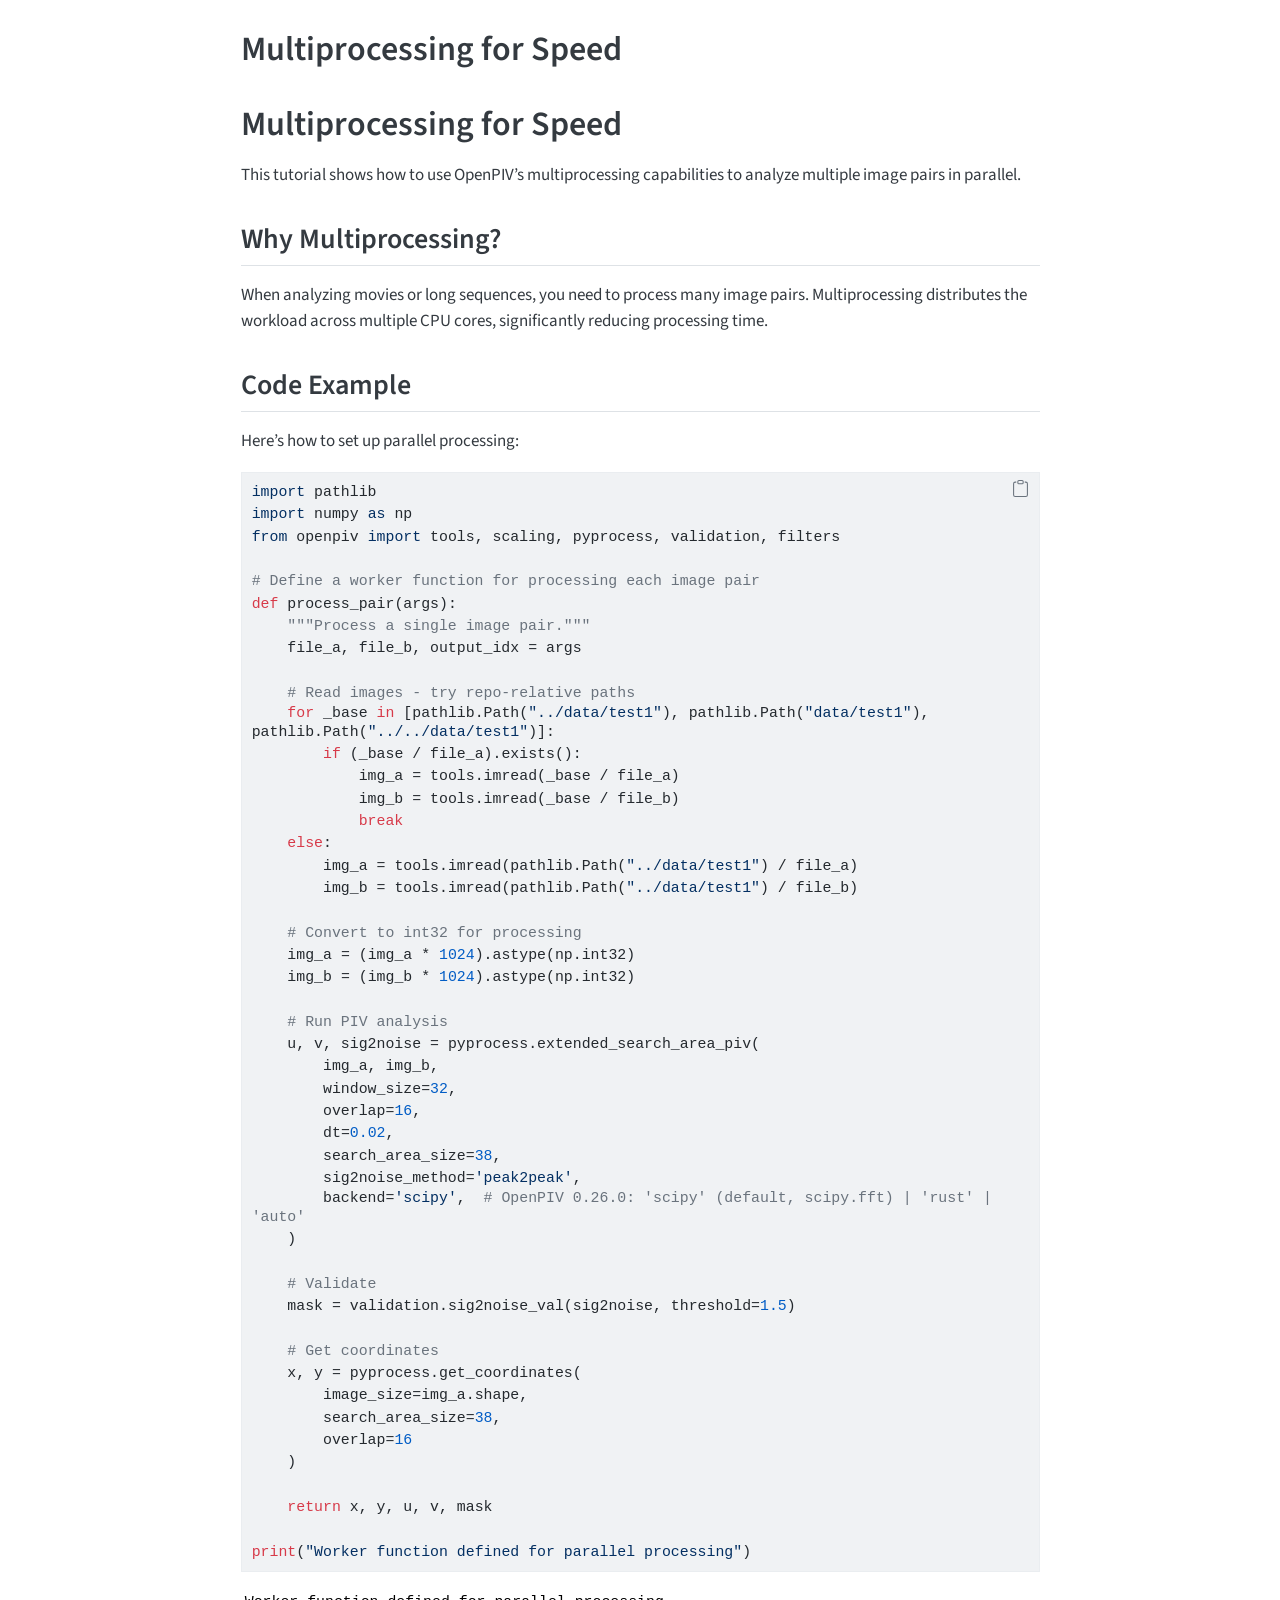
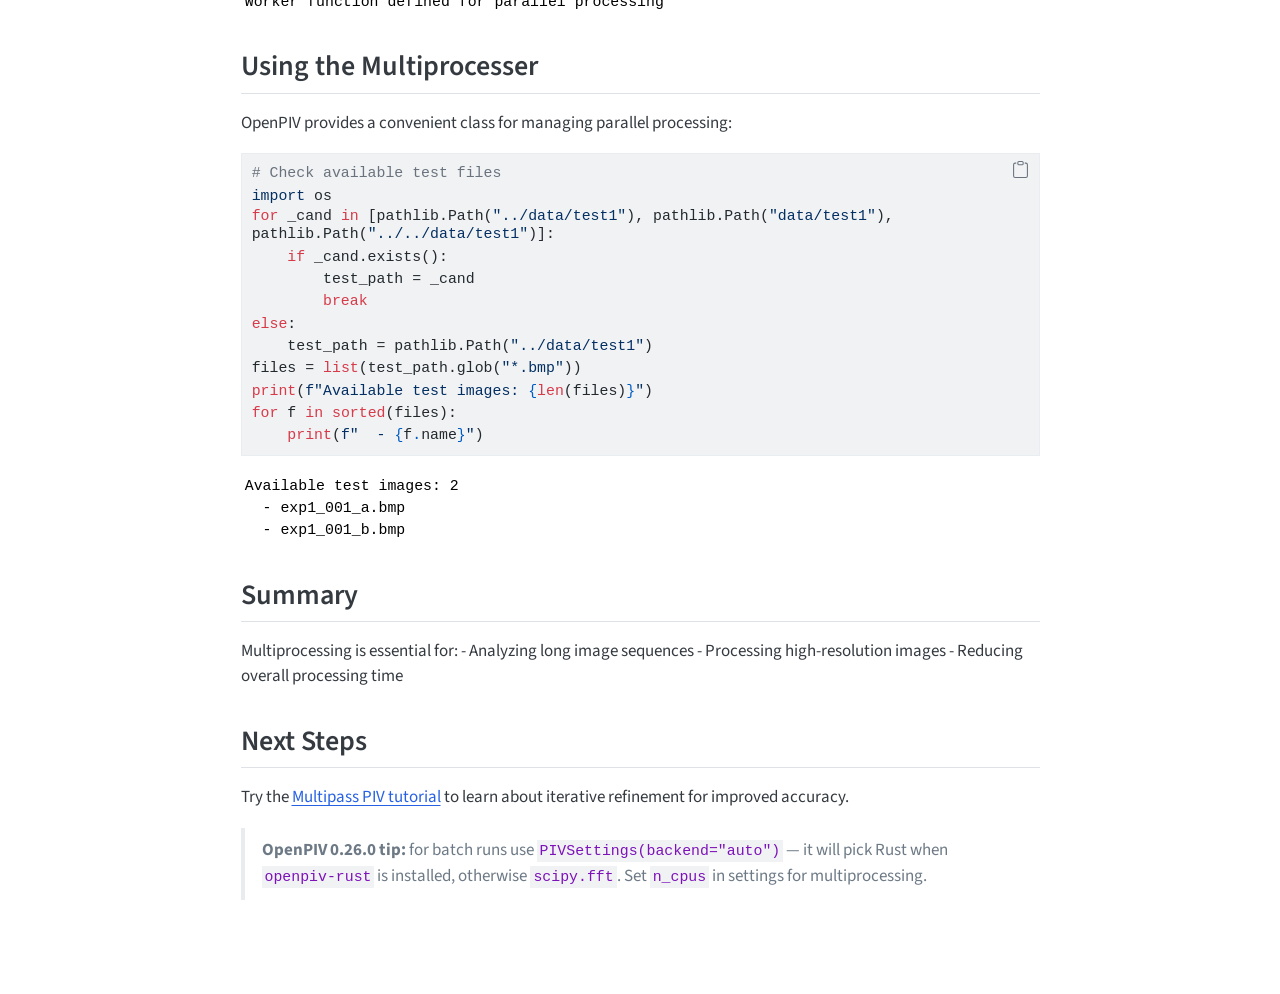
<file: getting-started/02-multiproc.html>
<!DOCTYPE html>
<html xmlns="http://www.w3.org/1999/xhtml" lang="en" xml:lang="en"><head>

<meta charset="utf-8">
<meta name="generator" content="quarto-1.9.37">

<meta name="viewport" content="width=device-width, initial-scale=1.0, user-scalable=yes">


<title>Multiprocessing for Speed – OpenPIV Tutorials</title>
<style>
/* Default styles provided by pandoc.
** See https://pandoc.org/MANUAL.html#variables-for-html for config info.
*/
code{white-space: pre-wrap;}
span.smallcaps{font-variant: small-caps;}
div.columns{display: flex; gap: min(4vw, 1.5em);}
div.column{flex: auto; overflow-x: auto;}
div.hanging-indent{margin-left: 1.5em; text-indent: -1.5em;}
ul.task-list{list-style: none;}
ul.task-list li input[type="checkbox"] {
  width: 0.8em;
  margin: 0 0.8em 0.2em -1em; /* quarto-specific, see https://github.com/quarto-dev/quarto-cli/issues/4556 */ 
  vertical-align: middle;
}
/* CSS for syntax highlighting */
html { -webkit-text-size-adjust: 100%; }
pre > code.sourceCode { white-space: pre; position: relative; }
pre > code.sourceCode > span { display: inline-block; line-height: 1.25; }
pre > code.sourceCode > span:empty { height: 1.2em; }
.sourceCode { overflow: visible; }
code.sourceCode > span { color: inherit; text-decoration: inherit; }
div.sourceCode { margin: 1em 0; }
pre.sourceCode { margin: 0; }
@media screen {
div.sourceCode { overflow: auto; }
}
@media print {
pre > code.sourceCode { white-space: pre-wrap; }
pre > code.sourceCode > span { text-indent: -5em; padding-left: 5em; }
}
pre.numberSource code
  { counter-reset: source-line 0; }
pre.numberSource code > span
  { position: relative; left: -4em; counter-increment: source-line; }
pre.numberSource code > span > a:first-child::before
  { content: counter(source-line);
    position: relative; left: -1em; text-align: right; vertical-align: baseline;
    border: none; display: inline-block;
    -webkit-touch-callout: none; -webkit-user-select: none;
    -khtml-user-select: none; -moz-user-select: none;
    -ms-user-select: none; user-select: none;
    padding: 0 4px; width: 4em;
  }
pre.numberSource { margin-left: 3em;  padding-left: 4px; }
div.sourceCode
  {   }
@media screen {
pre > code.sourceCode > span > a:first-child::before { text-decoration: underline; }
}
</style>


<script src="../site_libs/quarto-nav/quarto-nav.js"></script>
<script src="../site_libs/clipboard/clipboard.min.js"></script>
<script src="../site_libs/quarto-search/autocomplete.umd.js"></script>
<script src="../site_libs/quarto-search/fuse.min.js"></script>
<script src="../site_libs/quarto-search/quarto-search.js"></script>
<meta name="quarto:offset" content="../">
<script src="../site_libs/quarto-html/quarto.js" type="module"></script>
<script src="../site_libs/quarto-html/tabsets/tabsets.js" type="module"></script>
<script src="../site_libs/quarto-html/popper.min.js"></script>
<script src="../site_libs/quarto-html/tippy.umd.min.js"></script>
<script src="../site_libs/quarto-html/anchor.min.js"></script>
<link href="../site_libs/quarto-html/tippy.css" rel="stylesheet">
<link href="../site_libs/quarto-html/quarto-syntax-highlighting-acf12a64177840b8d86f2d4f01b2e9fb.css" rel="stylesheet" id="quarto-text-highlighting-styles">
<script src="../site_libs/bootstrap/bootstrap.min.js"></script>
<link href="../site_libs/bootstrap/bootstrap-icons.css" rel="stylesheet">
<link href="../site_libs/bootstrap/bootstrap-3e110284a13d48d4adc39ad07851e26f.min.css" rel="stylesheet" append-hash="true" id="quarto-bootstrap" data-mode="light">
<script id="quarto-search-options" type="application/json">{
  "location": "sidebar",
  "copy-button": false,
  "collapse-after": 3,
  "panel-placement": "start",
  "type": "textbox",
  "limit": 50,
  "keyboard-shortcut": [
    "f",
    "/",
    "s"
  ],
  "show-item-context": false,
  "language": {
    "search-no-results-text": "No results",
    "search-matching-documents-text": "matching documents",
    "search-copy-link-title": "Copy link to search",
    "search-hide-matches-text": "Hide additional matches",
    "search-more-match-text": "more match in this document",
    "search-more-matches-text": "more matches in this document",
    "search-clear-button-title": "Clear",
    "search-text-placeholder": "",
    "search-detached-cancel-button-title": "Cancel",
    "search-submit-button-title": "Submit",
    "search-label": "Search"
  }
}</script>


</head>

<body class="fullcontent quarto-light">

<div id="quarto-search-results"></div>
<!-- content -->
<div id="quarto-content" class="quarto-container page-columns page-rows-contents page-layout-article">
<!-- sidebar -->
<!-- margin-sidebar -->
    
<!-- main -->
<main class="content" id="quarto-document-content">

<header id="title-block-header" class="quarto-title-block default">
<div class="quarto-title">
<h1 class="title">Multiprocessing for Speed</h1>
</div>



<div class="quarto-title-meta">

    
  
    
  </div>
  


</header>


<section id="multiprocessing-for-speed" class="level1">
<h1>Multiprocessing for Speed</h1>
<p>This tutorial shows how to use OpenPIV’s multiprocessing capabilities to analyze multiple image pairs in parallel.</p>
<section id="why-multiprocessing" class="level2">
<h2 class="anchored" data-anchor-id="why-multiprocessing">Why Multiprocessing?</h2>
<p>When analyzing movies or long sequences, you need to process many image pairs. Multiprocessing distributes the workload across multiple CPU cores, significantly reducing processing time.</p>
</section>
<section id="code-example" class="level2">
<h2 class="anchored" data-anchor-id="code-example">Code Example</h2>
<p>Here’s how to set up parallel processing:</p>
<div id="e853adba" class="cell" data-execute="null" data-kernel="python3" data-execution_count="1">
<div class="code-copy-outer-scaffold"><div class="sourceCode cell-code" id="cb1"><pre class="sourceCode python code-with-copy"><code class="sourceCode python"><span id="cb1-1"><a href="#cb1-1" aria-hidden="true" tabindex="-1"></a><span class="im">import</span> pathlib</span>
<span id="cb1-2"><a href="#cb1-2" aria-hidden="true" tabindex="-1"></a><span class="im">import</span> numpy <span class="im">as</span> np</span>
<span id="cb1-3"><a href="#cb1-3" aria-hidden="true" tabindex="-1"></a><span class="im">from</span> openpiv <span class="im">import</span> tools, scaling, pyprocess, validation, filters</span>
<span id="cb1-4"><a href="#cb1-4" aria-hidden="true" tabindex="-1"></a></span>
<span id="cb1-5"><a href="#cb1-5" aria-hidden="true" tabindex="-1"></a><span class="co"># Define a worker function for processing each image pair</span></span>
<span id="cb1-6"><a href="#cb1-6" aria-hidden="true" tabindex="-1"></a><span class="kw">def</span> process_pair(args):</span>
<span id="cb1-7"><a href="#cb1-7" aria-hidden="true" tabindex="-1"></a>    <span class="co">"""Process a single image pair."""</span></span>
<span id="cb1-8"><a href="#cb1-8" aria-hidden="true" tabindex="-1"></a>    file_a, file_b, output_idx <span class="op">=</span> args</span>
<span id="cb1-9"><a href="#cb1-9" aria-hidden="true" tabindex="-1"></a>    </span>
<span id="cb1-10"><a href="#cb1-10" aria-hidden="true" tabindex="-1"></a>    <span class="co"># Read images - try repo-relative paths</span></span>
<span id="cb1-11"><a href="#cb1-11" aria-hidden="true" tabindex="-1"></a>    <span class="cf">for</span> _base <span class="kw">in</span> [pathlib.Path(<span class="st">"../data/test1"</span>), pathlib.Path(<span class="st">"data/test1"</span>), pathlib.Path(<span class="st">"../../data/test1"</span>)]:</span>
<span id="cb1-12"><a href="#cb1-12" aria-hidden="true" tabindex="-1"></a>        <span class="cf">if</span> (_base <span class="op">/</span> file_a).exists():</span>
<span id="cb1-13"><a href="#cb1-13" aria-hidden="true" tabindex="-1"></a>            img_a <span class="op">=</span> tools.imread(_base <span class="op">/</span> file_a)</span>
<span id="cb1-14"><a href="#cb1-14" aria-hidden="true" tabindex="-1"></a>            img_b <span class="op">=</span> tools.imread(_base <span class="op">/</span> file_b)</span>
<span id="cb1-15"><a href="#cb1-15" aria-hidden="true" tabindex="-1"></a>            <span class="cf">break</span></span>
<span id="cb1-16"><a href="#cb1-16" aria-hidden="true" tabindex="-1"></a>    <span class="cf">else</span>:</span>
<span id="cb1-17"><a href="#cb1-17" aria-hidden="true" tabindex="-1"></a>        img_a <span class="op">=</span> tools.imread(pathlib.Path(<span class="st">"../data/test1"</span>) <span class="op">/</span> file_a)</span>
<span id="cb1-18"><a href="#cb1-18" aria-hidden="true" tabindex="-1"></a>        img_b <span class="op">=</span> tools.imread(pathlib.Path(<span class="st">"../data/test1"</span>) <span class="op">/</span> file_b)</span>
<span id="cb1-19"><a href="#cb1-19" aria-hidden="true" tabindex="-1"></a>    </span>
<span id="cb1-20"><a href="#cb1-20" aria-hidden="true" tabindex="-1"></a>    <span class="co"># Convert to int32 for processing</span></span>
<span id="cb1-21"><a href="#cb1-21" aria-hidden="true" tabindex="-1"></a>    img_a <span class="op">=</span> (img_a <span class="op">*</span> <span class="dv">1024</span>).astype(np.int32)</span>
<span id="cb1-22"><a href="#cb1-22" aria-hidden="true" tabindex="-1"></a>    img_b <span class="op">=</span> (img_b <span class="op">*</span> <span class="dv">1024</span>).astype(np.int32)</span>
<span id="cb1-23"><a href="#cb1-23" aria-hidden="true" tabindex="-1"></a>    </span>
<span id="cb1-24"><a href="#cb1-24" aria-hidden="true" tabindex="-1"></a>    <span class="co"># Run PIV analysis</span></span>
<span id="cb1-25"><a href="#cb1-25" aria-hidden="true" tabindex="-1"></a>    u, v, sig2noise <span class="op">=</span> pyprocess.extended_search_area_piv(</span>
<span id="cb1-26"><a href="#cb1-26" aria-hidden="true" tabindex="-1"></a>        img_a, img_b,</span>
<span id="cb1-27"><a href="#cb1-27" aria-hidden="true" tabindex="-1"></a>        window_size<span class="op">=</span><span class="dv">32</span>,</span>
<span id="cb1-28"><a href="#cb1-28" aria-hidden="true" tabindex="-1"></a>        overlap<span class="op">=</span><span class="dv">16</span>,</span>
<span id="cb1-29"><a href="#cb1-29" aria-hidden="true" tabindex="-1"></a>        dt<span class="op">=</span><span class="fl">0.02</span>,</span>
<span id="cb1-30"><a href="#cb1-30" aria-hidden="true" tabindex="-1"></a>        search_area_size<span class="op">=</span><span class="dv">38</span>,</span>
<span id="cb1-31"><a href="#cb1-31" aria-hidden="true" tabindex="-1"></a>        sig2noise_method<span class="op">=</span><span class="st">'peak2peak'</span>,</span>
<span id="cb1-32"><a href="#cb1-32" aria-hidden="true" tabindex="-1"></a>        backend<span class="op">=</span><span class="st">'scipy'</span>,  <span class="co"># OpenPIV 0.26.0: 'scipy' (default, scipy.fft) | 'rust' | 'auto'</span></span>
<span id="cb1-33"><a href="#cb1-33" aria-hidden="true" tabindex="-1"></a>    )</span>
<span id="cb1-34"><a href="#cb1-34" aria-hidden="true" tabindex="-1"></a>    </span>
<span id="cb1-35"><a href="#cb1-35" aria-hidden="true" tabindex="-1"></a>    <span class="co"># Validate</span></span>
<span id="cb1-36"><a href="#cb1-36" aria-hidden="true" tabindex="-1"></a>    mask <span class="op">=</span> validation.sig2noise_val(sig2noise, threshold<span class="op">=</span><span class="fl">1.5</span>)</span>
<span id="cb1-37"><a href="#cb1-37" aria-hidden="true" tabindex="-1"></a>    </span>
<span id="cb1-38"><a href="#cb1-38" aria-hidden="true" tabindex="-1"></a>    <span class="co"># Get coordinates</span></span>
<span id="cb1-39"><a href="#cb1-39" aria-hidden="true" tabindex="-1"></a>    x, y <span class="op">=</span> pyprocess.get_coordinates(</span>
<span id="cb1-40"><a href="#cb1-40" aria-hidden="true" tabindex="-1"></a>        image_size<span class="op">=</span>img_a.shape,</span>
<span id="cb1-41"><a href="#cb1-41" aria-hidden="true" tabindex="-1"></a>        search_area_size<span class="op">=</span><span class="dv">38</span>,</span>
<span id="cb1-42"><a href="#cb1-42" aria-hidden="true" tabindex="-1"></a>        overlap<span class="op">=</span><span class="dv">16</span></span>
<span id="cb1-43"><a href="#cb1-43" aria-hidden="true" tabindex="-1"></a>    )</span>
<span id="cb1-44"><a href="#cb1-44" aria-hidden="true" tabindex="-1"></a>    </span>
<span id="cb1-45"><a href="#cb1-45" aria-hidden="true" tabindex="-1"></a>    <span class="cf">return</span> x, y, u, v, mask</span>
<span id="cb1-46"><a href="#cb1-46" aria-hidden="true" tabindex="-1"></a></span>
<span id="cb1-47"><a href="#cb1-47" aria-hidden="true" tabindex="-1"></a><span class="bu">print</span>(<span class="st">"Worker function defined for parallel processing"</span>)</span></code></pre></div><button title="Copy to Clipboard" class="code-copy-button"><i class="bi"></i></button></div>
<div class="cell-output cell-output-stdout">
<pre><code>Worker function defined for parallel processing</code></pre>
</div>
</div>
</section>
<section id="using-the-multiprocesser" class="level2">
<h2 class="anchored" data-anchor-id="using-the-multiprocesser">Using the Multiprocesser</h2>
<p>OpenPIV provides a convenient class for managing parallel processing:</p>
<div id="1b317ede" class="cell" data-execute="null" data-kernel="python3" data-execution_count="2">
<div class="code-copy-outer-scaffold"><div class="sourceCode cell-code" id="cb3"><pre class="sourceCode python code-with-copy"><code class="sourceCode python"><span id="cb3-1"><a href="#cb3-1" aria-hidden="true" tabindex="-1"></a><span class="co"># Check available test files</span></span>
<span id="cb3-2"><a href="#cb3-2" aria-hidden="true" tabindex="-1"></a><span class="im">import</span> os</span>
<span id="cb3-3"><a href="#cb3-3" aria-hidden="true" tabindex="-1"></a><span class="cf">for</span> _cand <span class="kw">in</span> [pathlib.Path(<span class="st">"../data/test1"</span>), pathlib.Path(<span class="st">"data/test1"</span>), pathlib.Path(<span class="st">"../../data/test1"</span>)]:</span>
<span id="cb3-4"><a href="#cb3-4" aria-hidden="true" tabindex="-1"></a>    <span class="cf">if</span> _cand.exists():</span>
<span id="cb3-5"><a href="#cb3-5" aria-hidden="true" tabindex="-1"></a>        test_path <span class="op">=</span> _cand</span>
<span id="cb3-6"><a href="#cb3-6" aria-hidden="true" tabindex="-1"></a>        <span class="cf">break</span></span>
<span id="cb3-7"><a href="#cb3-7" aria-hidden="true" tabindex="-1"></a><span class="cf">else</span>:</span>
<span id="cb3-8"><a href="#cb3-8" aria-hidden="true" tabindex="-1"></a>    test_path <span class="op">=</span> pathlib.Path(<span class="st">"../data/test1"</span>)</span>
<span id="cb3-9"><a href="#cb3-9" aria-hidden="true" tabindex="-1"></a>files <span class="op">=</span> <span class="bu">list</span>(test_path.glob(<span class="st">"*.bmp"</span>))</span>
<span id="cb3-10"><a href="#cb3-10" aria-hidden="true" tabindex="-1"></a><span class="bu">print</span>(<span class="ss">f"Available test images: </span><span class="sc">{</span><span class="bu">len</span>(files)<span class="sc">}</span><span class="ss">"</span>)</span>
<span id="cb3-11"><a href="#cb3-11" aria-hidden="true" tabindex="-1"></a><span class="cf">for</span> f <span class="kw">in</span> <span class="bu">sorted</span>(files):</span>
<span id="cb3-12"><a href="#cb3-12" aria-hidden="true" tabindex="-1"></a>    <span class="bu">print</span>(<span class="ss">f"  - </span><span class="sc">{</span>f<span class="sc">.</span>name<span class="sc">}</span><span class="ss">"</span>)</span></code></pre></div><button title="Copy to Clipboard" class="code-copy-button"><i class="bi"></i></button></div>
<div class="cell-output cell-output-stdout">
<pre><code>Available test images: 2
  - exp1_001_a.bmp
  - exp1_001_b.bmp</code></pre>
</div>
</div>
</section>
<section id="summary" class="level2">
<h2 class="anchored" data-anchor-id="summary">Summary</h2>
<p>Multiprocessing is essential for: - Analyzing long image sequences - Processing high-resolution images - Reducing overall processing time</p>
</section>
<section id="next-steps" class="level2">
<h2 class="anchored" data-anchor-id="next-steps">Next Steps</h2>
<p>Try the <a href="03-multipass.qmd">Multipass PIV tutorial</a> to learn about iterative refinement for improved accuracy.</p>
<blockquote class="blockquote">
<p><strong>OpenPIV 0.26.0 tip:</strong> for batch runs use <code>PIVSettings(backend="auto")</code> — it will pick Rust when <code>openpiv-rust</code> is installed, otherwise <code>scipy.fft</code>. Set <code>n_cpus</code> in settings for multiprocessing.</p>
</blockquote>


</section>
</section>

</main> <!-- /main -->
<script id="quarto-html-after-body" type="application/javascript">
  window.document.addEventListener("DOMContentLoaded", function (event) {
    const icon = "";
    const anchorJS = new window.AnchorJS();
    anchorJS.options = {
      placement: 'right',
      icon: icon
    };
    anchorJS.add('.anchored');
    const isCodeAnnotation = (el) => {
      for (const clz of el.classList) {
        if (clz.startsWith('code-annotation-')) {                     
          return true;
        }
      }
      return false;
    }
    const onCopySuccess = function(e) {
      // button target
      const button = e.trigger;
      // don't keep focus
      button.blur();
      // flash "checked"
      button.classList.add('code-copy-button-checked');
      var currentTitle = button.getAttribute("title");
      button.setAttribute("title", "Copied!");
      let tooltip;
      if (window.bootstrap) {
        button.setAttribute("data-bs-toggle", "tooltip");
        button.setAttribute("data-bs-placement", "left");
        button.setAttribute("data-bs-title", "Copied!");
        tooltip = new bootstrap.Tooltip(button, 
          { trigger: "manual", 
            customClass: "code-copy-button-tooltip",
            offset: [0, -8]});
        tooltip.show();    
      }
      setTimeout(function() {
        if (tooltip) {
          tooltip.hide();
          button.removeAttribute("data-bs-title");
          button.removeAttribute("data-bs-toggle");
          button.removeAttribute("data-bs-placement");
        }
        button.setAttribute("title", currentTitle);
        button.classList.remove('code-copy-button-checked');
      }, 1000);
      // clear code selection
      e.clearSelection();
    }
    const getTextToCopy = function(trigger) {
      const outerScaffold = trigger.parentElement.cloneNode(true);
      const codeEl = outerScaffold.querySelector('code');
      for (const childEl of codeEl.children) {
        if (isCodeAnnotation(childEl)) {
          childEl.remove();
        }
      }
      return codeEl.innerText;
    }
    const clipboard = new window.ClipboardJS('.code-copy-button:not([data-in-quarto-modal])', {
      text: getTextToCopy
    });
    clipboard.on('success', onCopySuccess);
    if (window.document.getElementById('quarto-embedded-source-code-modal')) {
      const clipboardModal = new window.ClipboardJS('.code-copy-button[data-in-quarto-modal]', {
        text: getTextToCopy,
        container: window.document.getElementById('quarto-embedded-source-code-modal')
      });
      clipboardModal.on('success', onCopySuccess);
    }
      var localhostRegex = new RegExp(/^(?:http|https):\/\/localhost\:?[0-9]*\//);
      var mailtoRegex = new RegExp(/^mailto:/);
        var filterRegex = new RegExp('/' + window.location.host + '/');
      var isInternal = (href) => {
          return filterRegex.test(href) || localhostRegex.test(href) || mailtoRegex.test(href);
      }
      // Inspect non-navigation links and adorn them if external
     var links = window.document.querySelectorAll('a[href]:not(.nav-link):not(.navbar-brand):not(.toc-action):not(.sidebar-link):not(.sidebar-item-toggle):not(.pagination-link):not(.no-external):not([aria-hidden]):not(.dropdown-item):not(.quarto-navigation-tool):not(.about-link)');
      for (var i=0; i<links.length; i++) {
        const link = links[i];
        if (!isInternal(link.href)) {
          // undo the damage that might have been done by quarto-nav.js in the case of
          // links that we want to consider external
          if (link.dataset.originalHref !== undefined) {
            link.href = link.dataset.originalHref;
          }
        }
      }
    function tippyHover(el, contentFn, onTriggerFn, onUntriggerFn) {
      const config = {
        allowHTML: true,
        maxWidth: 500,
        delay: 100,
        arrow: false,
        appendTo: function(el) {
            return el.parentElement;
        },
        interactive: true,
        interactiveBorder: 10,
        theme: 'quarto',
        placement: 'bottom-start',
      };
      if (contentFn) {
        config.content = contentFn;
      }
      if (onTriggerFn) {
        config.onTrigger = onTriggerFn;
      }
      if (onUntriggerFn) {
        config.onUntrigger = onUntriggerFn;
      }
      window.tippy(el, config); 
    }
    const noterefs = window.document.querySelectorAll('a[role="doc-noteref"]');
    for (var i=0; i<noterefs.length; i++) {
      const ref = noterefs[i];
      tippyHover(ref, function() {
        // use id or data attribute instead here
        let href = ref.getAttribute('data-footnote-href') || ref.getAttribute('href');
        try { href = new URL(href).hash; } catch {}
        const id = href.replace(/^#\/?/, "");
        const note = window.document.getElementById(id);
        if (note) {
          return note.innerHTML;
        } else {
          return "";
        }
      });
    }
    const xrefs = window.document.querySelectorAll('a.quarto-xref');
    const processXRef = (id, note) => {
      // Strip column container classes
      const stripColumnClz = (el) => {
        el.classList.remove("page-full", "page-columns");
        if (el.children) {
          for (const child of el.children) {
            stripColumnClz(child);
          }
        }
      }
      stripColumnClz(note)
      if (id === null || id.startsWith('sec-')) {
        // Special case sections, only their first couple elements
        const container = document.createElement("div");
        if (note.children && note.children.length > 2) {
          container.appendChild(note.children[0].cloneNode(true));
          for (let i = 1; i < note.children.length; i++) {
            const child = note.children[i];
            if (child.tagName === "P" && child.innerText === "") {
              continue;
            } else {
              container.appendChild(child.cloneNode(true));
              break;
            }
          }
          if (window.Quarto?.typesetMath) {
            window.Quarto.typesetMath(container);
          }
          return container.innerHTML
        } else {
          if (window.Quarto?.typesetMath) {
            window.Quarto.typesetMath(note);
          }
          return note.innerHTML;
        }
      } else {
        // Remove any anchor links if they are present
        const anchorLink = note.querySelector('a.anchorjs-link');
        if (anchorLink) {
          anchorLink.remove();
        }
        if (window.Quarto?.typesetMath) {
          window.Quarto.typesetMath(note);
        }
        if (note.classList.contains("callout")) {
          return note.outerHTML;
        } else {
          return note.innerHTML;
        }
      }
    }
    for (var i=0; i<xrefs.length; i++) {
      const xref = xrefs[i];
      tippyHover(xref, undefined, function(instance) {
        instance.disable();
        let url = xref.getAttribute('href');
        let hash = undefined; 
        if (url.startsWith('#')) {
          hash = url;
        } else {
          try { hash = new URL(url).hash; } catch {}
        }
        if (hash) {
          const id = hash.replace(/^#\/?/, "");
          const note = window.document.getElementById(id);
          if (note !== null) {
            try {
              const html = processXRef(id, note.cloneNode(true));
              instance.setContent(html);
            } finally {
              instance.enable();
              instance.show();
            }
          } else {
            // See if we can fetch this
            fetch(url.split('#')[0])
            .then(res => res.text())
            .then(html => {
              const parser = new DOMParser();
              const htmlDoc = parser.parseFromString(html, "text/html");
              const note = htmlDoc.getElementById(id);
              if (note !== null) {
                const html = processXRef(id, note);
                instance.setContent(html);
              } 
            }).finally(() => {
              instance.enable();
              instance.show();
            });
          }
        } else {
          // See if we can fetch a full url (with no hash to target)
          // This is a special case and we should probably do some content thinning / targeting
          fetch(url)
          .then(res => res.text())
          .then(html => {
            const parser = new DOMParser();
            const htmlDoc = parser.parseFromString(html, "text/html");
            const note = htmlDoc.querySelector('main.content');
            if (note !== null) {
              // This should only happen for chapter cross references
              // (since there is no id in the URL)
              // remove the first header
              if (note.children.length > 0 && note.children[0].tagName === "HEADER") {
                note.children[0].remove();
              }
              const html = processXRef(null, note);
              instance.setContent(html);
            } 
          }).finally(() => {
            instance.enable();
            instance.show();
          });
        }
      }, function(instance) {
      });
    }
        let selectedAnnoteEl;
        const selectorForAnnotation = ( cell, annotation) => {
          let cellAttr = 'data-code-cell="' + cell + '"';
          let lineAttr = 'data-code-annotation="' +  annotation + '"';
          const selector = 'span[' + cellAttr + '][' + lineAttr + ']';
          return selector;
        }
        const selectCodeLines = (annoteEl) => {
          const doc = window.document;
          const targetCell = annoteEl.getAttribute("data-target-cell");
          const targetAnnotation = annoteEl.getAttribute("data-target-annotation");
          const annoteSpan = window.document.querySelector(selectorForAnnotation(targetCell, targetAnnotation));
          const lines = annoteSpan.getAttribute("data-code-lines").split(",");
          const lineIds = lines.map((line) => {
            return targetCell + "-" + line;
          })
          let top = null;
          let height = null;
          let parent = null;
          if (lineIds.length > 0) {
              //compute the position of the single el (top and bottom and make a div)
              const el = window.document.getElementById(lineIds[0]);
              top = el.offsetTop;
              height = el.offsetHeight;
              parent = el.parentElement.parentElement;
            if (lineIds.length > 1) {
              const lastEl = window.document.getElementById(lineIds[lineIds.length - 1]);
              const bottom = lastEl.offsetTop + lastEl.offsetHeight;
              height = bottom - top;
            }
            if (top !== null && height !== null && parent !== null) {
              // cook up a div (if necessary) and position it 
              let div = window.document.getElementById("code-annotation-line-highlight");
              if (div === null) {
                div = window.document.createElement("div");
                div.setAttribute("id", "code-annotation-line-highlight");
                div.style.position = 'absolute';
                parent.appendChild(div);
              }
              div.style.top = top - 2 + "px";
              div.style.height = height + 4 + "px";
              div.style.left = 0;
              let gutterDiv = window.document.getElementById("code-annotation-line-highlight-gutter");
              if (gutterDiv === null) {
                gutterDiv = window.document.createElement("div");
                gutterDiv.setAttribute("id", "code-annotation-line-highlight-gutter");
                gutterDiv.style.position = 'absolute';
                const codeCell = window.document.getElementById(targetCell);
                const gutter = codeCell.querySelector('.code-annotation-gutter');
                gutter.appendChild(gutterDiv);
              }
              gutterDiv.style.top = top - 2 + "px";
              gutterDiv.style.height = height + 4 + "px";
            }
            selectedAnnoteEl = annoteEl;
          }
        };
        const unselectCodeLines = () => {
          const elementsIds = ["code-annotation-line-highlight", "code-annotation-line-highlight-gutter"];
          elementsIds.forEach((elId) => {
            const div = window.document.getElementById(elId);
            if (div) {
              div.remove();
            }
          });
          selectedAnnoteEl = undefined;
        };
          // Handle positioning of the toggle
      window.addEventListener(
        "resize",
        throttle(() => {
          elRect = undefined;
          if (selectedAnnoteEl) {
            selectCodeLines(selectedAnnoteEl);
          }
        }, 10)
      );
      function throttle(fn, ms) {
      let throttle = false;
      let timer;
        return (...args) => {
          if(!throttle) { // first call gets through
              fn.apply(this, args);
              throttle = true;
          } else { // all the others get throttled
              if(timer) clearTimeout(timer); // cancel #2
              timer = setTimeout(() => {
                fn.apply(this, args);
                timer = throttle = false;
              }, ms);
          }
        };
      }
        // Attach click handler to the DT
        const annoteDls = window.document.querySelectorAll('dt[data-target-cell]');
        for (const annoteDlNode of annoteDls) {
          annoteDlNode.addEventListener('click', (event) => {
            const clickedEl = event.target;
            if (clickedEl !== selectedAnnoteEl) {
              unselectCodeLines();
              const activeEl = window.document.querySelector('dt[data-target-cell].code-annotation-active');
              if (activeEl) {
                activeEl.classList.remove('code-annotation-active');
              }
              selectCodeLines(clickedEl);
              clickedEl.classList.add('code-annotation-active');
            } else {
              // Unselect the line
              unselectCodeLines();
              clickedEl.classList.remove('code-annotation-active');
            }
          });
        }
    const findCites = (el) => {
      const parentEl = el.parentElement;
      if (parentEl) {
        const cites = parentEl.dataset.cites;
        if (cites) {
          return {
            el,
            cites: cites.split(' ')
          };
        } else {
          return findCites(el.parentElement)
        }
      } else {
        return undefined;
      }
    };
    var bibliorefs = window.document.querySelectorAll('a[role="doc-biblioref"]');
    for (var i=0; i<bibliorefs.length; i++) {
      const ref = bibliorefs[i];
      const citeInfo = findCites(ref);
      if (citeInfo) {
        tippyHover(citeInfo.el, function() {
          var popup = window.document.createElement('div');
          citeInfo.cites.forEach(function(cite) {
            var citeDiv = window.document.createElement('div');
            citeDiv.classList.add('hanging-indent');
            citeDiv.classList.add('csl-entry');
            var biblioDiv = window.document.getElementById('ref-' + cite);
            if (biblioDiv) {
              citeDiv.innerHTML = biblioDiv.innerHTML;
            }
            popup.appendChild(citeDiv);
          });
          return popup.innerHTML;
        });
      }
    }
  });
  </script>
</div> <!-- /content -->




</body></html>
</file>
<file: site_libs/quarto-html/tippy.css>
.tippy-box[data-animation=fade][data-state=hidden]{opacity:0}[data-tippy-root]{max-width:calc(100vw - 10px)}.tippy-box{position:relative;background-color:#333;color:#fff;border-radius:4px;font-size:14px;line-height:1.4;white-space:normal;outline:0;transition-property:transform,visibility,opacity}.tippy-box[data-placement^=top]>.tippy-arrow{bottom:0}.tippy-box[data-placement^=top]>.tippy-arrow:before{bottom:-7px;left:0;border-width:8px 8px 0;border-top-color:initial;transform-origin:center top}.tippy-box[data-placement^=bottom]>.tippy-arrow{top:0}.tippy-box[data-placement^=bottom]>.tippy-arrow:before{top:-7px;left:0;border-width:0 8px 8px;border-bottom-color:initial;transform-origin:center bottom}.tippy-box[data-placement^=left]>.tippy-arrow{right:0}.tippy-box[data-placement^=left]>.tippy-arrow:before{border-width:8px 0 8px 8px;border-left-color:initial;right:-7px;transform-origin:center left}.tippy-box[data-placement^=right]>.tippy-arrow{left:0}.tippy-box[data-placement^=right]>.tippy-arrow:before{left:-7px;border-width:8px 8px 8px 0;border-right-color:initial;transform-origin:center right}.tippy-box[data-inertia][data-state=visible]{transition-timing-function:cubic-bezier(.54,1.5,.38,1.11)}.tippy-arrow{width:16px;height:16px;color:#333}.tippy-arrow:before{content:"";position:absolute;border-color:transparent;border-style:solid}.tippy-content{position:relative;padding:5px 9px;z-index:1}
</file>
<file: site_libs/quarto-html/quarto-syntax-highlighting-acf12a64177840b8d86f2d4f01b2e9fb.css>
/* quarto syntax highlight colors */
:root {
  --quarto-hl-al-color: #ff5555;
  --quarto-hl-an-color: #6a737d;
  --quarto-hl-at-color: #d73a49;
  --quarto-hl-bn-color: #005cc5;
  --quarto-hl-bu-color: #d73a49;
  --quarto-hl-ch-color: #032f62;
  --quarto-hl-co-color: #6a737d;
  --quarto-hl-cv-color: #6a737d;
  --quarto-hl-cn-color: #005cc5;
  --quarto-hl-cf-color: #d73a49;
  --quarto-hl-dt-color: #d73a49;
  --quarto-hl-dv-color: #005cc5;
  --quarto-hl-do-color: #6a737d;
  --quarto-hl-er-color: #ff5555;
  --quarto-hl-ex-color: #d73a49;
  --quarto-hl-fl-color: #005cc5;
  --quarto-hl-fu-color: #6f42c1;
  --quarto-hl-im-color: #032f62;
  --quarto-hl-in-color: #6a737d;
  --quarto-hl-kw-color: #d73a49;
  --quarto-hl-op-color: #24292e;
  --quarto-hl-pp-color: #d73a49;
  --quarto-hl-re-color: #6a737d;
  --quarto-hl-sc-color: #005cc5;
  --quarto-hl-ss-color: #032f62;
  --quarto-hl-st-color: #032f62;
  --quarto-hl-va-color: #e36209;
  --quarto-hl-vs-color: #032f62;
  --quarto-hl-wa-color: #ff5555;
}

/* other quarto variables */
:root {
  --quarto-font-monospace: SFMono-Regular, Menlo, Monaco, Consolas, "Liberation Mono", "Courier New", monospace;
}

/* syntax highlight based on Pandoc's rules */
pre > code.sourceCode > span {
  color: #24292e;
}

code.sourceCode > span {
  color: #24292e;
}

div.sourceCode,
div.sourceCode pre.sourceCode {
  color: #24292e;
}

/* Normal */
code span {
  color: #24292e;
}

/* Alert */
code span.al {
  font-weight: bold;
  color: #ff5555;
}

/* Annotation */
code span.an {
  color: #6a737d;
}

/* Attribute */
code span.at {
  color: #d73a49;
}

/* BaseN */
code span.bn {
  color: #005cc5;
}

/* BuiltIn */
code span.bu {
  color: #d73a49;
}

/* ControlFlow */
code span.cf {
  color: #d73a49;
}

/* Char */
code span.ch {
  color: #032f62;
}

/* Constant */
code span.cn {
  color: #005cc5;
}

/* Comment */
code span.co {
  color: #6a737d;
}

/* CommentVar */
code span.cv {
  color: #6a737d;
}

/* Documentation */
code span.do {
  color: #6a737d;
}

/* DataType */
code span.dt {
  color: #d73a49;
}

/* DecVal */
code span.dv {
  color: #005cc5;
}

/* Error */
code span.er {
  color: #ff5555;
  text-decoration: underline;
}

/* Extension */
code span.ex {
  font-weight: bold;
  color: #d73a49;
}

/* Float */
code span.fl {
  color: #005cc5;
}

/* Function */
code span.fu {
  color: #6f42c1;
}

/* Import */
code span.im {
  color: #032f62;
}

/* Information */
code span.in {
  color: #6a737d;
}

/* Keyword */
code span.kw {
  color: #d73a49;
}

/* Operator */
code span.op {
  color: #24292e;
}

/* Preprocessor */
code span.pp {
  color: #d73a49;
}

/* RegionMarker */
code span.re {
  color: #6a737d;
}

/* SpecialChar */
code span.sc {
  color: #005cc5;
}

/* SpecialString */
code span.ss {
  color: #032f62;
}

/* String */
code span.st {
  color: #032f62;
}

/* Variable */
code span.va {
  color: #e36209;
}

/* VerbatimString */
code span.vs {
  color: #032f62;
}

/* Warning */
code span.wa {
  color: #ff5555;
}

.prevent-inlining {
  content: "</";
}

/*# sourceMappingURL=e41d78b1f7017e44483b7fefd7a010af.css.map */
</file>
